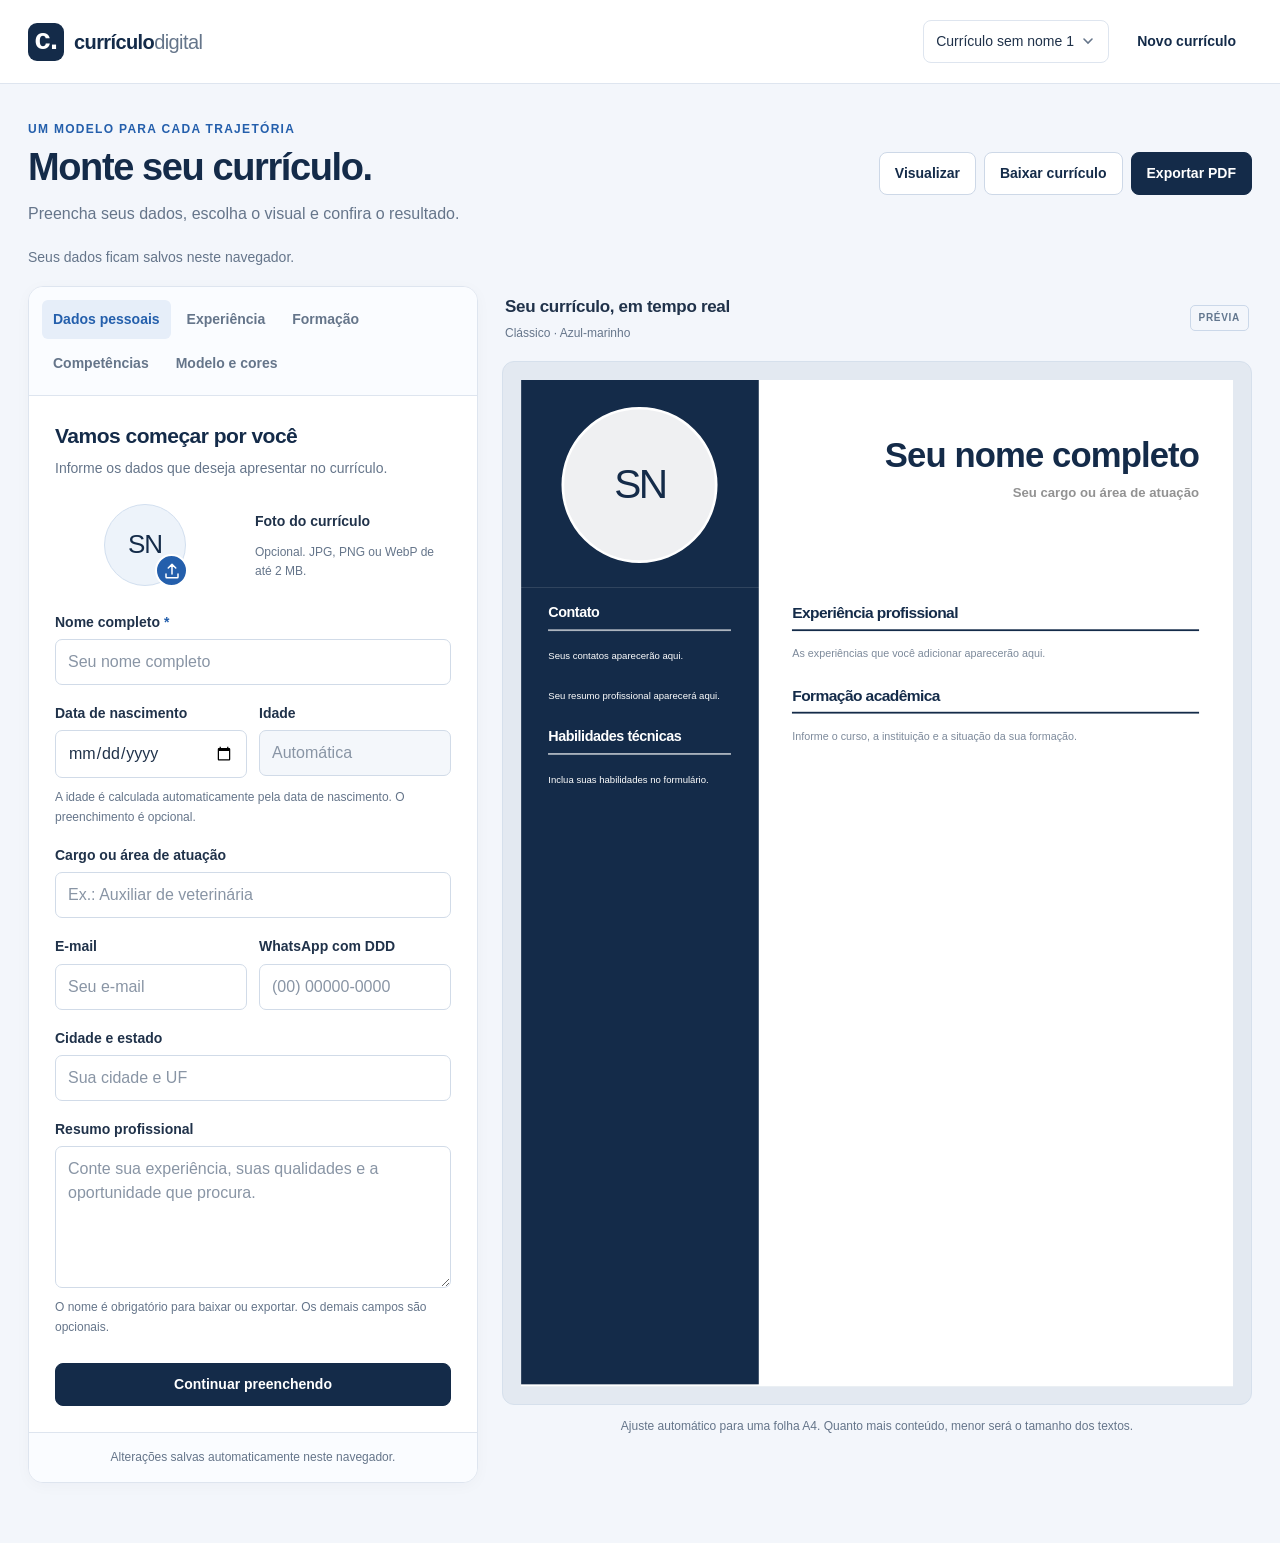
<file: index.html>
<!DOCTYPE html>
<html lang="pt-BR">
<head>
  <meta charset="UTF-8">
  <meta name="viewport" content="width=device-width, initial-scale=1.0">
  <meta name="description" content="Crie seu currículo: preencha seus dados, escolha entre modelos e cores e exporte a versão atualizada para PDF.">
  <meta name="theme-color" content="#142b49">
  <title>Criador de currículos</title>
  <link rel="stylesheet" href="assets/css/criador.css">
  <script src="assets/js/estilos-exportacao.js" defer></script>
  <script src="assets/js/modelos.js" defer></script>
  <script src="assets/js/criador.js" defer></script>
</head>
<body>
  <a class="skip-link" href="#editor-form">Pular para o formulário</a>
  <header class="app-header">
    <a href="#" class="app-brand" aria-label="Criador de currículos"><span class="brand-mark" aria-hidden="true">c.</span><span>currículo<span class="brand-light">digital</span></span></a>
    <div class="document-picker"><label class="sr-only" for="resume-picker">Currículo salvo neste navegador</label><select id="resume-picker"></select><button type="button" class="button button-quiet" data-app-action="new">Novo currículo</button></div>
  </header>
  <main class="app-main">
    <section class="workspace-heading" aria-labelledby="app-title">
      <div><p class="eyebrow">UM MODELO PARA CADA TRAJETÓRIA</p><h1 id="app-title">Monte seu currículo.</h1><p class="intro">Preencha seus dados, escolha o visual e confira o resultado.</p></div>
      <div class="main-actions"><button class="button" type="button" data-app-action="view">Visualizar</button><button class="button" type="button" data-app-action="download">Baixar currículo</button><button class="button button-primary" type="button" data-app-action="pdf">Exportar PDF</button></div>
    </section>
    <p id="app-status" class="app-status" role="status" aria-live="polite">Seus dados ficam salvos neste navegador.</p>
    <div class="workspace">
      <section class="editor-panel" aria-label="Preencher e personalizar currículo">
        <nav class="editor-tabs" role="tablist" aria-label="Etapas do currículo">
          <button type="button" role="tab" aria-selected="true" aria-controls="panel-personal" data-step="personal">Dados pessoais</button>
          <button type="button" role="tab" aria-selected="false" aria-controls="panel-experience" data-step="experience" tabindex="-1">Experiência</button>
          <button type="button" role="tab" aria-selected="false" aria-controls="panel-education" data-step="education" tabindex="-1">Formação</button>
          <button type="button" role="tab" aria-selected="false" aria-controls="panel-skills" data-step="skills" tabindex="-1">Competências</button>
          <button type="button" role="tab" aria-selected="false" aria-controls="panel-design" data-step="design" tabindex="-1">Modelo e cores</button>
        </nav>
        <form id="editor-form" novalidate>
          <section id="panel-personal" class="form-panel" role="tabpanel" aria-labelledby="personal-title">
            <div class="panel-heading"><h2 id="personal-title">Vamos começar por você</h2><p>Informe os dados que deseja apresentar no currículo.</p></div>
            <div class="personal-photo">
              <div class="photo-manager"><div class="photo-slot"><img id="personal-photo-image" alt="Sua foto de perfil" hidden><span id="personal-photo-initials" aria-hidden="true">SN</span><button type="button" class="photo-upload" data-app-action="upload-photo" aria-label="Enviar foto de perfil" title="Enviar foto de perfil"><svg viewBox="0 0 24 24" fill="none" stroke="currentColor" stroke-width="2" stroke-linecap="round" stroke-linejoin="round" aria-hidden="true"><path d="M12 16V3M7 8l5-5 5 5M4 16v4a1 1 0 0 0 1 1h14a1 1 0 0 0 1-1v-4"/></svg></button></div><div class="photo-actions" id="personal-photo-actions" hidden><button class="text-button" type="button" data-app-action="upload-photo">Alterar foto</button><button class="text-button text-button-danger" type="button" data-app-action="remove-photo">Remover foto</button></div></div>
              <div><strong>Foto do currículo</strong><p class="field-hint">Opcional. JPG, PNG ou WebP de até 2 MB.</p></div>
              <input type="file" id="photo-file" accept="image/jpeg,image/png,image/webp" hidden>
            </div>
            <label class="field">Nome completo <span class="required">*</span><input id="full-name" name="name" data-bind="personal.name" autocomplete="name" placeholder="Seu nome completo" maxlength="120" required></label>
            <div class="field-row"><label class="field">Data de nascimento<input id="personal-birth-date" type="date" data-bind="personal.birthDate" autocomplete="bday" aria-describedby="age-hint"></label><label class="field">Idade<input id="personal-age" type="number" min="0" readonly placeholder="Automática" aria-describedby="age-hint"></label></div>
            <p id="age-hint" class="field-hint">A idade é calculada automaticamente pela data de nascimento. O preenchimento é opcional.</p>
            <label class="field">Cargo ou área de atuação<input data-bind="personal.role" autocomplete="organization-title" placeholder="Ex.: Auxiliar de veterinária" maxlength="150"></label>
            <div class="field-row"><label class="field">E-mail<input id="personal-email" type="email" data-bind="personal.email" autocomplete="email" placeholder="Seu e-mail" maxlength="160"></label><label class="field">WhatsApp com DDD<input id="personal-phone" type="tel" data-bind="personal.phone" autocomplete="tel" placeholder="(00) 00000-0000" maxlength="30"></label></div>
            <label class="field">Cidade e estado<input data-bind="personal.city" autocomplete="address-level2" placeholder="Sua cidade e UF" maxlength="120"></label>
            <label class="field">Resumo profissional<textarea data-bind="personal.summary" rows="5" placeholder="Conte sua experiência, suas qualidades e a oportunidade que procura." maxlength="5000"></textarea></label>
            <p class="field-hint">O nome é obrigatório para baixar ou exportar. Os demais campos são opcionais.</p>
            <button class="button button-primary button-next" type="button" data-go-step="experience">Continuar preenchendo</button>
          </section>
          <section id="panel-experience" class="form-panel" role="tabpanel" aria-labelledby="experience-title" hidden>
            <div class="panel-heading"><h2 id="experience-title">Experiência profissional</h2><p>Adicione empregos, estágios ou outras experiências relevantes.</p></div>
            <div id="experience-list" class="entry-list"></div>
            <button class="button button-add" type="button" data-add="experience">Adicionar experiência</button>
            <button class="button button-primary button-next" type="button" data-go-step="education">Continuar para formação</button>
          </section>
          <section id="panel-education" class="form-panel" role="tabpanel" aria-labelledby="education-title" hidden>
            <div class="panel-heading"><h2 id="education-title">Formação e cursos</h2><p>Inclua sua instituição de ensino e a situação de cada curso.</p></div>
            <h3 class="form-subtitle">Formação acadêmica</h3><div id="education-list" class="entry-list"></div><button class="button button-add" type="button" data-add="education">Adicionar formação</button>
            <h3 class="form-subtitle separated">Cursos complementares</h3><div id="courses-list" class="entry-list"></div><button class="button button-add" type="button" data-add="courses">Adicionar curso</button>
            <button class="button button-primary button-next" type="button" data-go-step="skills">Continuar para competências</button>
          </section>
          <section id="panel-skills" class="form-panel" role="tabpanel" aria-labelledby="skills-title" hidden>
            <div class="panel-heading"><h2 id="skills-title">Suas competências</h2><p>Mostre o que sabe fazer e como costuma trabalhar.</p></div>
            <h3 class="form-subtitle">Habilidades técnicas</h3><div id="technical-list" class="entry-list"></div><button class="button button-add" type="button" data-add="technical">Adicionar habilidade</button>
            <label class="field separated">Habilidades pessoais<textarea id="personal-skills" data-bind="personalSkillsText" rows="4" placeholder="Uma habilidade por linha.&#10;Organização&#10;Comunicação&#10;Trabalho em equipe" maxlength="3000"></textarea></label>
            <h3 class="form-subtitle separated">Idiomas</h3><div id="languages-list" class="entry-list"></div><button class="button button-add" type="button" data-add="languages">Adicionar idioma</button>
            <button class="button button-primary button-next" type="button" data-go-step="design">Escolher modelo e cores</button>
          </section>
          <section id="panel-design" class="form-panel" role="tabpanel" aria-labelledby="design-title" hidden>
            <div class="panel-heading"><h2 id="design-title">Escolha seu visual</h2><p>Os dados são os mesmos em todos os modelos. Mude o estilo quando quiser.</p></div>
            <div id="template-options" class="template-options" aria-label="Modelos de currículo"></div>
            <h3 class="form-subtitle separated">Cor do currículo</h3><div id="color-options" class="color-options" aria-label="Cores do currículo"></div>
            <label class="custom-color" for="custom-color"><span>Escolher outra cor</span><input type="color" id="custom-color" value="#142b49"></label>
            <button class="button button-primary button-next" type="button" data-app-action="view">Visualizar meu currículo</button>
          </section>
        </form>
        <div class="editor-footer">Alterações salvas automaticamente neste navegador.</div>
      </section>
      <section class="preview-panel" aria-labelledby="preview-title"><div class="preview-heading"><div><h2 id="preview-title">Seu currículo, em tempo real</h2><p id="preview-caption">Clássico · Azul-marinho</p></div><span class="preview-badge">PRÉVIA</span></div><div class="preview-stage"><div class="preview-canvas"><iframe id="resume-preview" title="Prévia do currículo" sandbox="allow-same-origin allow-modals"></iframe></div></div><p class="preview-note">Ajuste automático para uma folha A4. Quanto mais conteúdo, menor será o tamanho dos textos.</p></section>
    </div>
  </main>
  <dialog id="preview-dialog"><div class="dialog-header"><h2>Visualização do currículo</h2><div><button class="button button-primary" type="button" data-app-action="pdf">Exportar PDF</button><button class="button" type="button" data-app-action="close-preview">Voltar à edição</button></div></div><div class="preview-stage modal-stage"><div class="preview-canvas"><iframe id="full-preview" title="Currículo em visualização ampliada" sandbox="allow-same-origin allow-modals"></iframe></div></div></dialog>
  <noscript><p class="noscript">Ative o JavaScript no navegador para preencher e personalizar o currículo.</p></noscript>
</body>
</html>
</file>
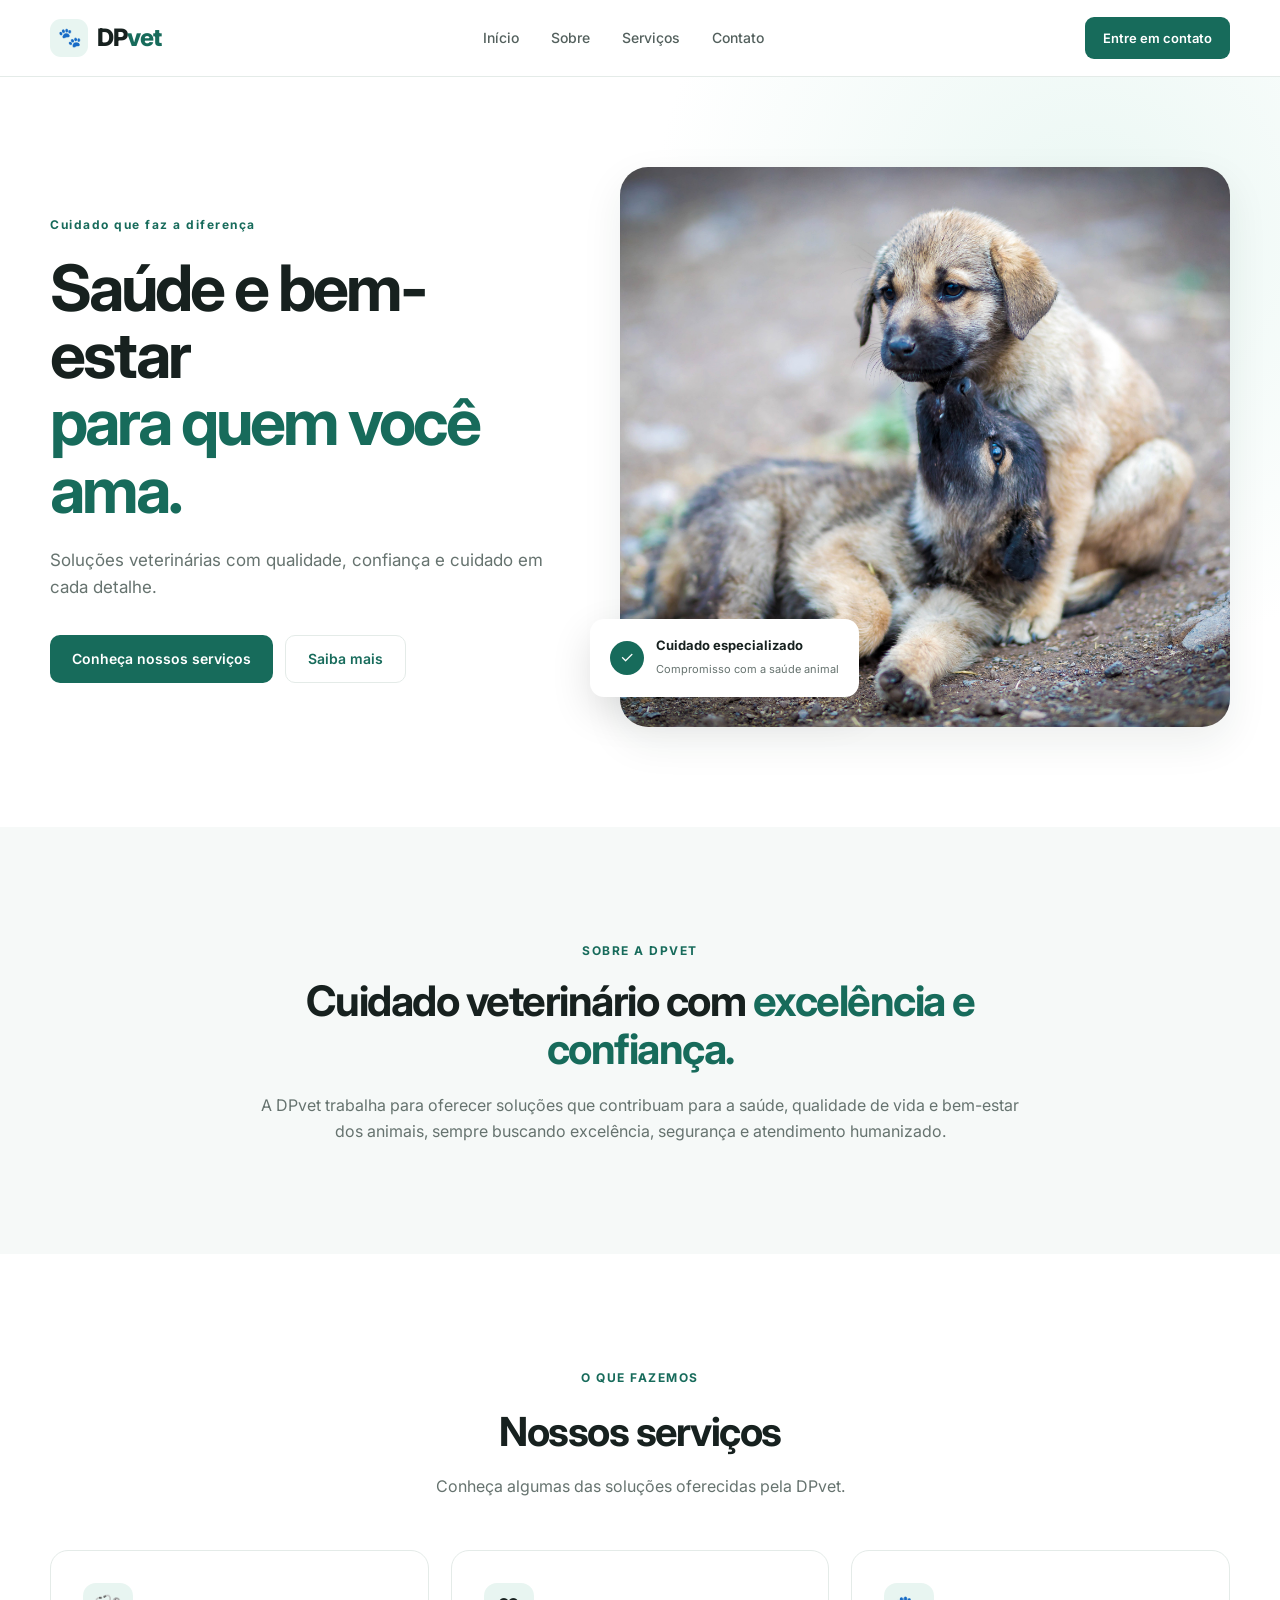
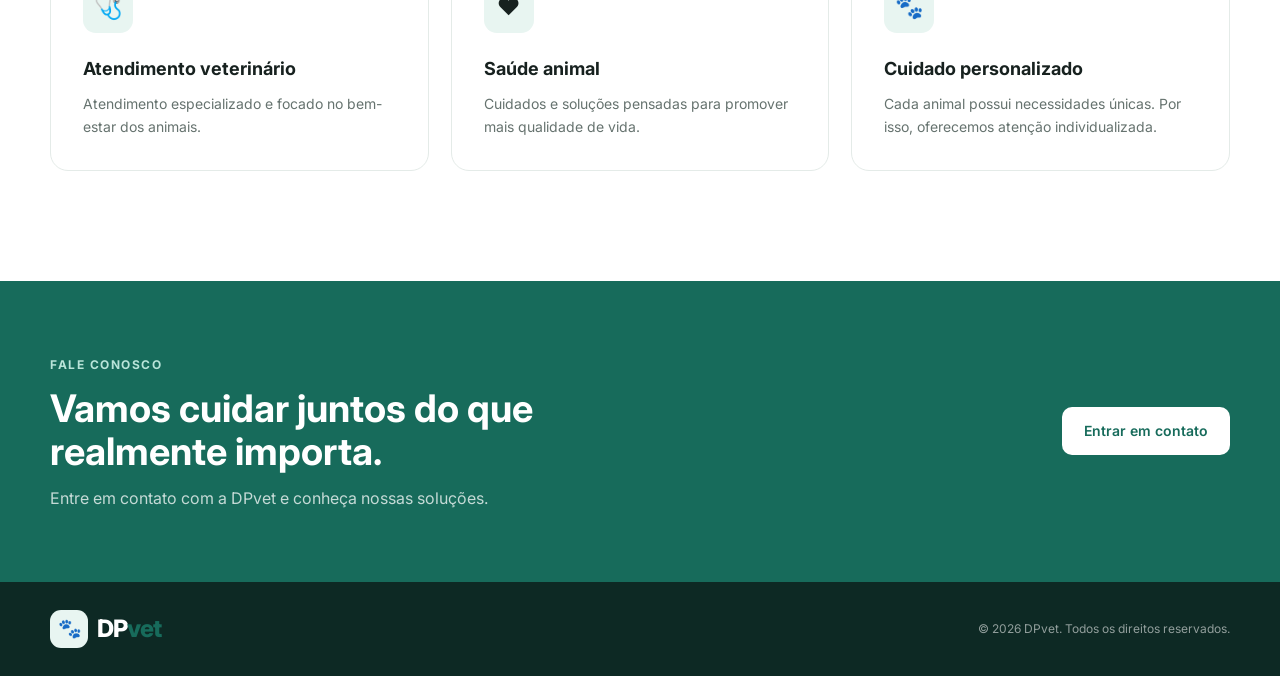
<file: DPvet/index.html>
<!doctype html>
<html lang="pt-BR">
<head>
    <meta charset="utf-8">
    <meta name="viewport" content="width=device-width, initial-scale=1">

    <title>DPvet</title>

    <link rel="preconnect" href="https://fonts.googleapis.com">
    <link rel="preconnect" href="https://fonts.gstatic.com" crossorigin>

    <link href="https://fonts.googleapis.com/css2?family=Inter:wght@400;500;600;700;800&display=swap" rel="stylesheet">

    <link rel="stylesheet" href="css/style.css">
</head>

<body>

    <!-- HEADER -->
    <header class="header">
        <div class="container header-content">

            <a href="#" class="logo">
                <span class="logo-icon">🐾</span>
                <span>DP<span>vet</span></span>
            </a>

            <nav class="navigation">
                <a href="#inicio">Início</a>
                <a href="#sobre">Sobre</a>
                <a href="#servicos">Serviços</a>
                <a href="#contato">Contato</a>
            </nav>

            <a href="#contato" class="header-button">
                Entre em contato
            </a>

        </div>
    </header>


    <main>

        <!-- HERO -->
        <section class="hero" id="inicio">

            <div class="container hero-content">

                <div class="hero-text">

                    <span class="eyebrow">
                        Cuidado que faz a diferença
                    </span>

                    <h1>
                        Saúde e bem-estar
                        <strong>para quem você ama.</strong>
                    </h1>

                    <p>
                        Soluções veterinárias com qualidade, confiança
                        e cuidado em cada detalhe.
                    </p>

                    <div class="hero-actions">
                        <a href="#servicos" class="button button-primary">
                            Conheça nossos serviços
                        </a>

                        <a href="#sobre" class="button button-secondary">
                            Saiba mais
                        </a>
                    </div>

                </div>

                <div class="hero-image">

                    <img
                        src="img/pexels-alireza-zohoor-parvaz-38715730-7256826.jpg"
                        alt="Profissional cuidando de um animal"
                    >

                    <div class="image-card">
                        <span class="image-card-icon">✓</span>

                        <div>
                            <strong>Cuidado especializado</strong>
                            <small>Compromisso com a saúde animal</small>
                        </div>
                    </div>

                </div>

            </div>

        </section>


        <!-- SOBRE -->
        <section class="about" id="sobre">

            <div class="container about-content">

                <div class="section-label">
                    SOBRE A DPVET
                </div>

                <h2>
                    Cuidado veterinário com
                    <span>excelência e confiança.</span>
                </h2>

                <p>
                    A DPvet trabalha para oferecer soluções que contribuam
                    para a saúde, qualidade de vida e bem-estar dos animais,
                    sempre buscando excelência, segurança e atendimento
                    humanizado.
                </p>

            </div>

        </section>


        <!-- SERVIÇOS -->
        <section class="services" id="servicos">

            <div class="container">

                <div class="section-heading">

                    <span class="section-label">
                        O QUE FAZEMOS
                    </span>

                    <h2>
                        Nossos serviços
                    </h2>

                    <p>
                        Conheça algumas das soluções oferecidas pela DPvet.
                    </p>

                </div>


                <div class="services-grid">

                    <article class="service-card">

                        <div class="service-icon">
                            🩺
                        </div>

                        <h3>
                            Atendimento veterinário
                        </h3>

                        <p>
                            Atendimento especializado e focado
                            no bem-estar dos animais.
                        </p>

                    </article>


                    <article class="service-card">

                        <div class="service-icon">
                            ❤️
                        </div>

                        <h3>
                            Saúde animal
                        </h3>

                        <p>
                            Cuidados e soluções pensadas para
                            promover mais qualidade de vida.
                        </p>

                    </article>


                    <article class="service-card">

                        <div class="service-icon">
                            🐾
                        </div>

                        <h3>
                            Cuidado personalizado
                        </h3>

                        <p>
                            Cada animal possui necessidades únicas.
                            Por isso, oferecemos atenção individualizada.
                        </p>

                    </article>

                </div>

            </div>

        </section>


        <!-- CTA -->
        <section class="cta" id="contato">

            <div class="container cta-content">

                <div>
                    <span class="section-label">
                        FALE CONOSCO
                    </span>

                    <h2>
                        Vamos cuidar juntos
                        do que realmente importa.
                    </h2>

                    <p>
                        Entre em contato com a DPvet e conheça
                        nossas soluções.
                    </p>
                </div>

                <a href="mailto:contato@dpvet.com.br" class="button button-light">
                    Entrar em contato
                </a>

            </div>

        </section>

    </main>


    <!-- FOOTER -->
    <footer class="footer">

        <div class="container footer-content">

            <div class="logo footer-logo">
                <span class="logo-icon">🐾</span>
                <span>DP<span>vet</span></span>
            </div>

            <p>
                © 2026 DPvet. Todos os direitos reservados.
            </p>

        </div>

    </footer>

</body>
</html>
</file>
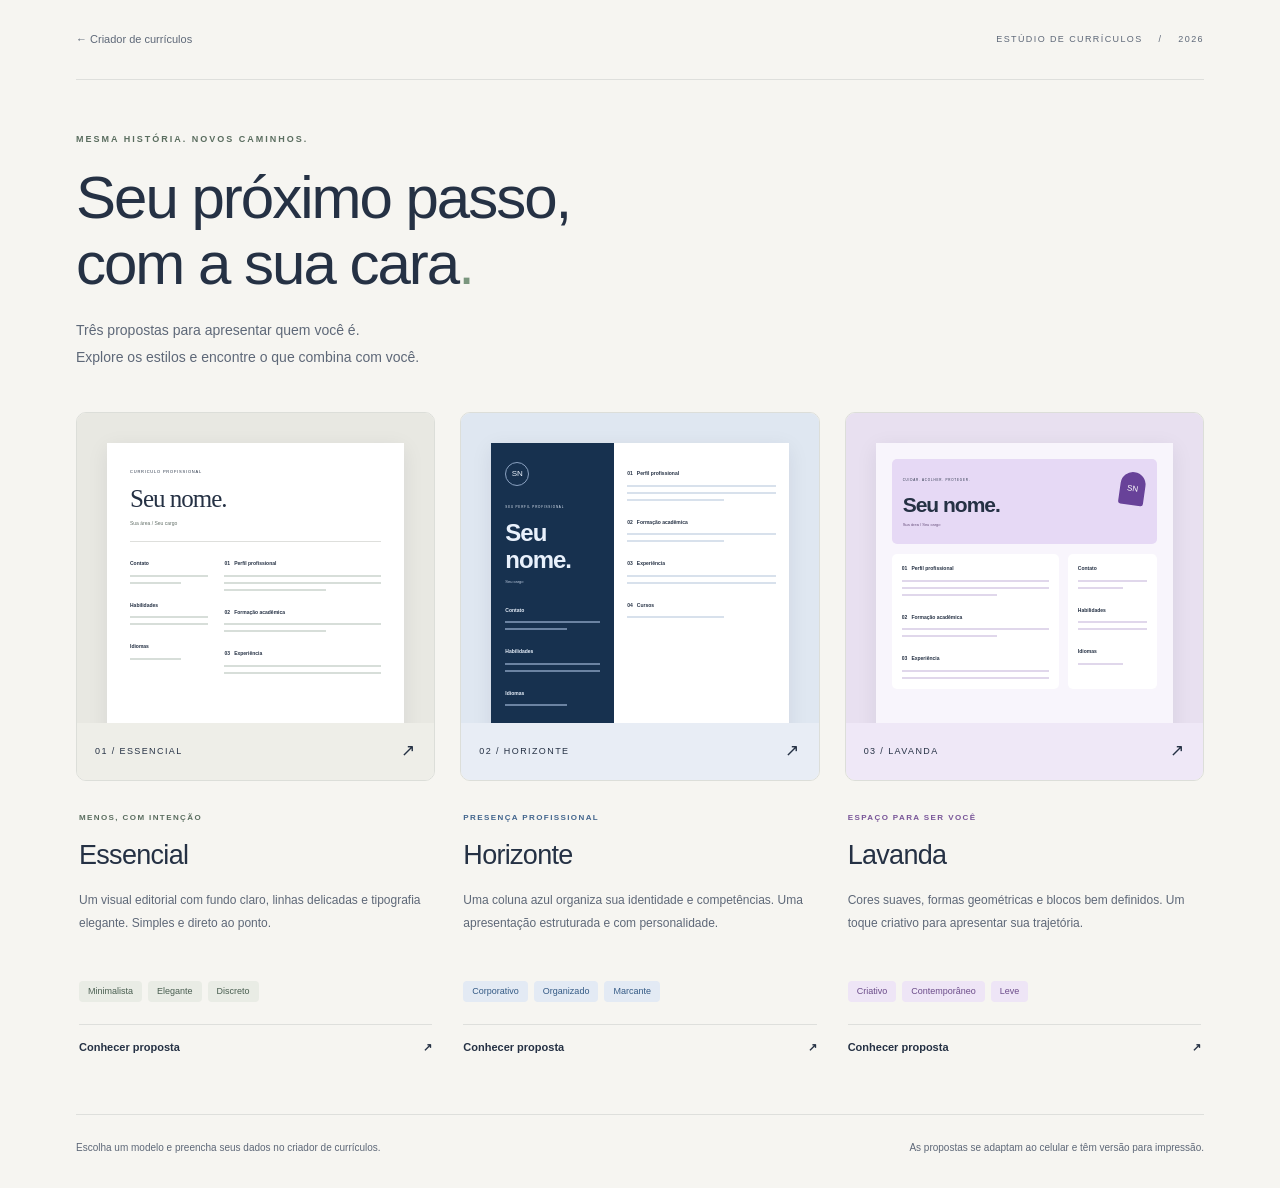
<file: propostas/index.html>
<!DOCTYPE html>
<html lang="pt-BR">
<head>
  <meta charset="UTF-8">
  <meta name="viewport" content="width=device-width, initial-scale=1.0">
  <title>Três caminhos para seu currículo</title>
  <meta name="description" content="Compare três propostas de currículo: Essencial, Horizonte e Lavanda.">
  <link rel="stylesheet" href="galeria.css">
</head>
<body>
  <div class="gallery">
    <nav class="gallery-nav" aria-label="Navegação"><a href="../index.html">← Criador de currículos</a><span>ESTÚDIO DE CURRÍCULOS <span aria-hidden="true">/</span> 2026</span></nav>
    <header>
      <p class="eyebrow">MESMA HISTÓRIA. NOVOS CAMINHOS.</p>
      <h1>Seu próximo passo,<br>com a sua cara<span>.</span></h1>
      <p class="lead">Três propostas para apresentar quem você é.<br>Explore os estilos e encontre o que combina com você.</p>
    </header>
    <main class="proposals" aria-label="Propostas de currículo">
      <article class="proposal essential">
        <!-- Miniatura decorativa desenhada apenas com HTML e CSS. -->
        <a class="preview-link" href="../index.html?modelo=essencial" aria-label="Abrir proposta Essencial">
          <div class="preview" aria-hidden="true"><div class="mini-sheet"><div class="mini-header"><small>CURRÍCULO PROFISSIONAL</small><div class="mini-name serif">Seu nome.</div><div class="mini-subtitle">Sua área / Seu cargo</div><div class="mini-rule"></div></div><div class="mini-columns"><div class="mini-aside"><b>Contato</b><i></i><i class="short"></i><b>Habilidades</b><i></i><i></i><b>Idiomas</b><i class="short"></i></div><div class="mini-main"><b>01 &nbsp; Perfil profissional</b><i></i><i></i><i class="short"></i><b>02 &nbsp; Formação acadêmica</b><i></i><i class="short"></i><b>03 &nbsp; Experiência</b><i></i><i></i></div></div></div></div>
          <span class="preview-caption">01 / ESSENCIAL <span>↗</span></span>
        </a>
        <div class="proposal-copy"><span class="style-label">MENOS, COM INTENÇÃO</span><h2>Essencial</h2><p>Um visual editorial com fundo claro, linhas delicadas e tipografia elegante. Simples e direto ao ponto.</p><ul class="features"><li>Minimalista</li><li>Elegante</li><li>Discreto</li></ul><a class="open-link" href="../index.html?modelo=essencial">Conhecer proposta <span aria-hidden="true">↗</span></a></div>
      </article>
      <article class="proposal horizon">
        <a class="preview-link" href="../index.html?modelo=horizonte" aria-label="Abrir proposta Horizonte">
          <div class="preview" aria-hidden="true"><div class="mini-sheet horizon-sheet"><div class="mini-dark"><div class="mini-circle">SN</div><small>SEU PERFIL PROFISSIONAL</small><div class="mini-name">Seu<br>nome.</div><div class="mini-subtitle">Seu cargo</div><div class="mini-aside"><b>Contato</b><i></i><i class="short"></i><b>Habilidades</b><i></i><i></i><b>Idiomas</b><i class="short"></i></div></div><div class="mini-main"><b>01 &nbsp; Perfil profissional</b><i></i><i></i><i class="short"></i><b>02 &nbsp; Formação acadêmica</b><i></i><i class="short"></i><b>03 &nbsp; Experiência</b><i></i><i></i><b>04 &nbsp; Cursos</b><i class="short"></i></div></div></div>
          <span class="preview-caption">02 / HORIZONTE <span>↗</span></span>
        </a>
        <div class="proposal-copy"><span class="style-label">PRESENÇA PROFISSIONAL</span><h2>Horizonte</h2><p>Uma coluna azul organiza sua identidade e competências. Uma apresentação estruturada e com personalidade.</p><ul class="features"><li>Corporativo</li><li>Organizado</li><li>Marcante</li></ul><a class="open-link" href="../index.html?modelo=horizonte">Conhecer proposta <span aria-hidden="true">↗</span></a></div>
      </article>
      <article class="proposal lavender">
        <a class="preview-link" href="../index.html?modelo=lavanda" aria-label="Abrir proposta Lavanda">
          <div class="preview" aria-hidden="true"><div class="mini-sheet lavender-sheet"><div class="mini-header"><small>CUIDAR. ACOLHER. PROTEGER.</small><div class="mini-name">Seu nome.</div><div class="mini-subtitle">Sua área / Seu cargo</div><div class="mini-arch">SN</div></div><div class="mini-columns"><div class="mini-main"><b>01 &nbsp; Perfil profissional</b><i></i><i></i><i class="short"></i><b>02 &nbsp; Formação acadêmica</b><i></i><i class="short"></i><b>03 &nbsp; Experiência</b><i></i><i></i></div><div class="mini-aside"><b>Contato</b><i></i><i class="short"></i><b>Habilidades</b><i></i><i></i><b>Idiomas</b><i class="short"></i></div></div></div></div>
          <span class="preview-caption">03 / LAVANDA <span>↗</span></span>
        </a>
        <div class="proposal-copy"><span class="style-label">ESPAÇO PARA SER VOCÊ</span><h2>Lavanda</h2><p>Cores suaves, formas geométricas e blocos bem definidos. Um toque criativo para apresentar sua trajetória.</p><ul class="features"><li>Criativo</li><li>Contemporâneo</li><li>Leve</li></ul><a class="open-link" href="../index.html?modelo=lavanda">Conhecer proposta <span aria-hidden="true">↗</span></a></div>
      </article>
    </main>
    <footer><p>Escolha um modelo e preencha seus dados no criador de currículos.</p><p>As propostas se adaptam ao celular e têm versão para impressão.</p></footer>
  </div>
</body>
</html>
</file>
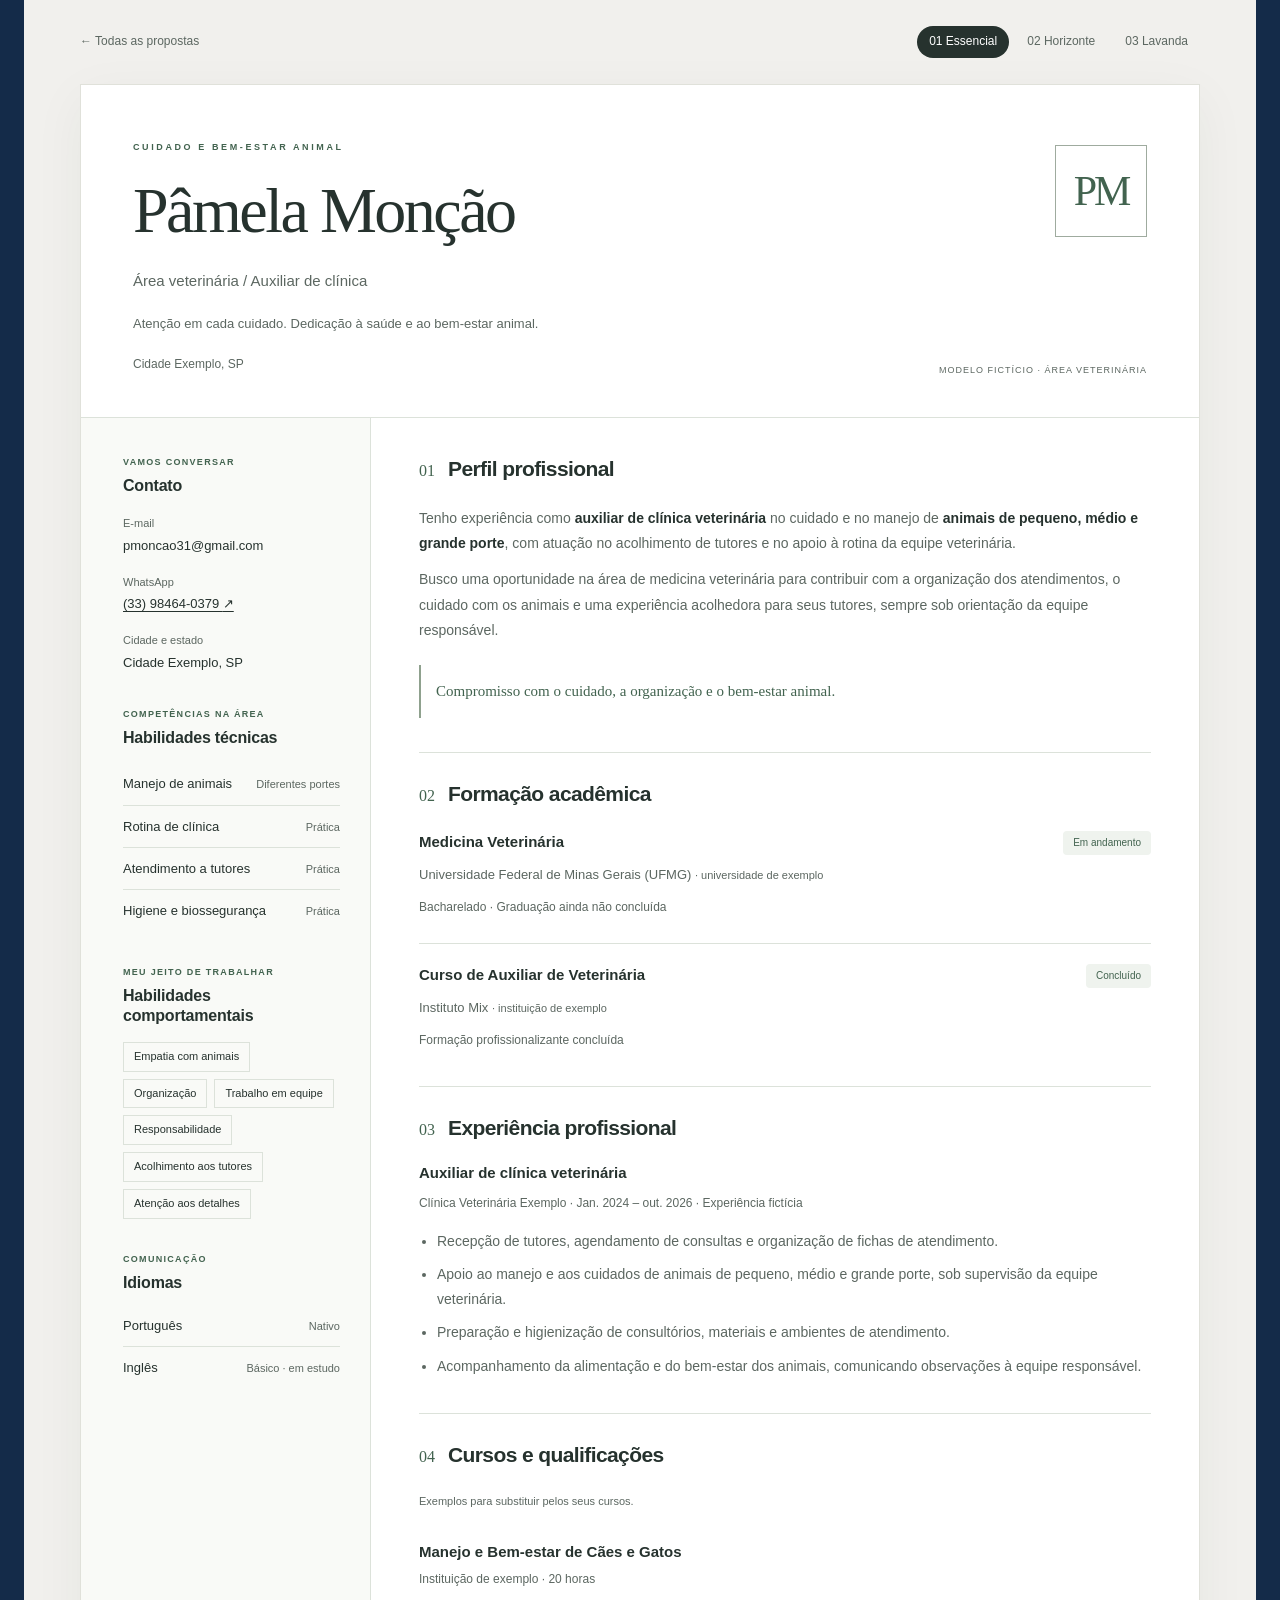
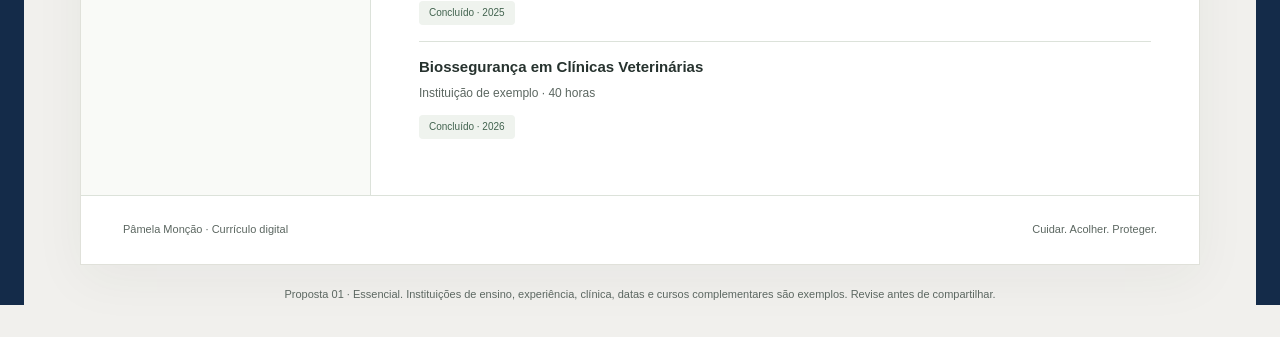
<file: propostas/01-essencial/index.html>
<!DOCTYPE html>
<html lang="pt-BR">
<head>
  <meta charset="UTF-8">
  <meta name="viewport" content="width=device-width, initial-scale=1.0">
  <!-- PREENCHA: mantenha o título e a descrição atualizados ao editar seu nome. -->
  <title>Pâmela Monção | Essencial</title>
  <meta name="description" content="Proposta Essencial de currículo de Pâmela Monção com exemplo fictício de experiência na área veterinária.">
  <link rel="stylesheet" href="style.css">
  <link rel="stylesheet" href="../../assets/css/editor.css">
</head>
<body>
  <a class="skip-link" href="#conteudo">Pular para o conteúdo</a>

  <section class="resume-editor" data-editor-ui hidden aria-label="Ferramentas da sua cópia local">
    <div class="resume-editor-copy">
      <strong>Seu currículo, do seu jeito</strong>
      <p data-editor-help>As alterações ficam neste navegador. Baixe uma cópia sem o editor para compartilhar.</p>
      <p class="resume-editor-status" role="status" aria-live="polite"></p>
    </div>
    <div class="resume-editor-actions">
      <button type="button" class="resume-editor-primary" data-action="edit">Editar currículo</button>
      <button type="button" class="resume-editor-primary" data-action="save" hidden>Salvar alterações</button>
      <button type="button" data-action="cancel" hidden>Cancelar</button>
      <button type="button" data-action="pdf" title="Abrir a prévia do navegador e salvar como PDF">Visualizar em PDF</button>
      <button type="button" data-action="download">Baixar cópia para compartilhar</button>
    </div>
  </section>

  <!-- Navegação local: compare as propostas sem modificar o currículo original. -->
  <div class="proposal-bar">
    <a href="../index.html">← Todas as propostas</a>
    <nav class="proposal-links" aria-label="Escolher proposta"><a href="../01-essencial/index.html" aria-current="page">01 Essencial</a>
<a href="../02-horizonte/index.html">02 Horizonte</a>
<a href="../03-lavanda/index.html">03 Lavanda</a></nav>
  </div>
  <div class="resume">
    <!-- IDENTIFICAÇÃO. PREENCHA: nome, iniciais, apresentação e cidade/estado.
         O preenchimento do currículo original foi preservado nesta cópia.
         Revise os campos de exemplo antes de compartilhar. -->
    <header class="identity" id="inicio">
      <div class="monogram" aria-hidden="true">PM</div>
      <p class="eyebrow">Cuidado e bem-estar animal</p>
      <h1>Pâmela Monção</h1>
      <p class="role">Área veterinária <span aria-hidden="true">/</span> Auxiliar de clínica</p>
      <p class="intro">Atenção em cada cuidado. Dedicação à saúde e ao bem-estar animal.</p>
      <p class="location">Cidade Exemplo, SP</p>
      <span class="draft">MODELO FICTÍCIO · ÁREA VETERINÁRIA</span>
    </header>
    <aside class="sidebar" aria-label="Contato e competências">
      <!-- CONTATO. PREENCHA: mantenha apenas contatos com autorização para
           divulgação. O WhatsApp abre uma conversa, sem enviar mensagens automaticamente.
           Nunca inclua CPF, endereço completo, senhas ou credenciais. -->
      <section id="contato" aria-labelledby="titulo-contato">
        <p class="kicker">Vamos conversar</p>
        <h2 id="titulo-contato">Contato</h2>
        <ul class="contacts">
            <li><div><span class="label">E-mail</span><span class="value">pmoncao31@gmail.com</span></div></li>
            <li><div><span class="label">WhatsApp</span><a class="value whatsapp-link" href="https://wa.me/5533984640379" target="_blank" rel="noopener noreferrer" aria-label="Conversar com Pâmela Monção pelo WhatsApp (abre em nova aba)">(33) 98464-0379 <span aria-hidden="true">↗</span></a></div></li>
            <li><div><span class="label">Cidade e estado</span><span class="value">Cidade Exemplo, SP</span></div></li>
          </ul>
      </section>
      <!-- PREENCHA: informe apenas conhecimentos e níveis que você possui. -->
      <section id="habilidades" aria-labelledby="titulo-tecnicas">
        <p class="kicker">Competências na área</p>
        <h2 id="titulo-tecnicas">Habilidades técnicas</h2>
        <ul class="skills">
            <li><span>Manejo de animais</span><span class="level">Diferentes portes</span></li>
            <li><span>Rotina de clínica</span><span class="level">Prática</span></li>
            <li><span>Atendimento a tutores</span><span class="level">Prática</span></li>
            <li><span>Higiene e biossegurança</span><span class="level">Prática</span></li>
          </ul>
      </section>
      <!-- PREENCHA: personalize as habilidades comportamentais nesta lista. -->
      <section aria-labelledby="titulo-pessoais">
        <p class="kicker">Meu jeito de trabalhar</p>
        <h2 id="titulo-pessoais">Habilidades comportamentais</h2>
        <ul class="tags">
            <li>Empatia com animais</li><li>Organização</li><li>Trabalho em equipe</li><li>Responsabilidade</li><li>Acolhimento aos tutores</li><li>Atenção aos detalhes</li>
          </ul>
      </section>
      <!-- PREENCHA: atualize os idiomas e seus níveis reais. -->
      <section aria-labelledby="titulo-idiomas">
        <p class="kicker">Comunicação</p>
        <h2 id="titulo-idiomas">Idiomas</h2>
        <ul class="languages">
            <li><span>Português</span><span class="level">Nativo</span></li>
            <li><span>Inglês</span><span class="level">Básico · em estudo</span></li>
          </ul>
      </section>
    </aside>
    <main class="trajectory" id="conteudo">
      <!-- OBJETIVO. PREENCHA: descreva a oportunidade que procura. -->
      <section id="sobre" aria-labelledby="titulo-objetivo">
        <div class="heading"><span class="number" aria-hidden="true">01</span><h2 id="titulo-objetivo">Perfil profissional</h2></div>
        <p>Tenho experiência como <strong>auxiliar de clínica veterinária</strong> no cuidado e no manejo de <strong>animais de pequeno, médio e grande porte</strong>, com atuação no acolhimento de tutores e no apoio à rotina da equipe veterinária.</p>
<p>Busco uma oportunidade na área de medicina veterinária para contribuir com a organização dos atendimentos, o cuidado com os animais e uma experiência acolhedora para seus tutores, sempre sob orientação da equipe responsável.</p>
        <div class="statement">Compromisso com o cuidado, a organização e o bem-estar animal.</div>
      </section>
      <!-- FORMAÇÃO. PREENCHA: a UFMG é uma universidade de exemplo.
           Substitua as instituições de exemplo pela sua universidade e pela escola do curso de auxiliar. -->
      <section id="formacao" aria-labelledby="titulo-formacao">
        <div class="heading"><span class="number" aria-hidden="true">02</span><h2 id="titulo-formacao">Formação acadêmica</h2></div>
        <article class="education">
            <div class="entry-title"><h3>Medicina Veterinária</h3><span class="badge">Em andamento</span></div>
            <p class="institution">Universidade Federal de Minas Gerais (UFMG) <span class="example-inline">· universidade de exemplo</span></p>
            <p class="details">Bacharelado <span aria-hidden="true">·</span> Graduação ainda não concluída</p>
          </article>
          <article class="education">
            <div class="entry-title"><h3>Curso de Auxiliar de Veterinária</h3><span class="badge">Concluído</span></div>
            <p class="institution">Instituto Mix <span class="example-inline">· instituição de exemplo</span></p>
            <p class="details">Formação profissionalizante concluída</p>
          </article>
      </section>
      <!-- EXPERIÊNCIA. PREENCHA: cargo, clínica, datas e atividades são
           exemplos fictícios. Substitua pelas experiências que realmente teve. -->
      <section aria-labelledby="titulo-experiencia">
        <div class="heading"><span class="number" aria-hidden="true">03</span><h2 id="titulo-experiencia">Experiência profissional</h2></div>
        <article class="experience">
            
            <div>
              <h3>Auxiliar de clínica veterinária</h3>
              <p class="experience-meta">Clínica Veterinária Exemplo <span aria-hidden="true">·</span> Jan. 2024 – out. 2026 <span aria-hidden="true">·</span> Experiência fictícia</p>
              <ul class="experience-tasks">
                <li>Recepção de tutores, agendamento de consultas e organização de fichas de atendimento.</li>
                <li>Apoio ao manejo e aos cuidados de animais de pequeno, médio e grande porte, sob supervisão da equipe veterinária.</li>
                <li>Preparação e higienização de consultórios, materiais e ambientes de atendimento.</li>
                <li>Acompanhamento da alimentação e do bem-estar dos animais, comunicando observações à equipe responsável.</li>
              </ul>
            </div>
          </article>
      </section>
      <!-- CURSOS. PREENCHA: os cursos herdados do modelo são exemplos.
           Substitua-os por cursos reais, com instituição, carga horária e situação. -->
      <section aria-labelledby="titulo-cursos">
        <div class="heading"><span class="number" aria-hidden="true">04</span><h2 id="titulo-cursos">Cursos e qualificações</h2></div>
        <p class="example-note">Exemplos para substituir pelos seus cursos.</p>
        <article class="course">
            
            <div class="course-info"><h3>Manejo e Bem-estar de Cães e Gatos</h3><p>Instituição de exemplo <span aria-hidden="true">·</span> 20 horas</p><span class="badge">Concluído · 2025</span></div>
          </article>
<article class="course">
            
            <div class="course-info"><h3>Biossegurança em Clínicas Veterinárias</h3><p>Instituição de exemplo <span aria-hidden="true">·</span> 40 horas</p><span class="badge">Concluído · 2026</span></div>
          </article>
      </section>
    </main>
    <!-- PREENCHA: atualize o nome no rodapé se alterar o cabeçalho. -->
    <footer class="resume-footer"><span>Pâmela Monção · Currículo digital</span><span>Cuidar. Acolher. Proteger.</span></footer>
  </div>
  <p class="review-note">Proposta 01 · Essencial. Instituições de ensino, experiência, clínica, datas e cursos complementares são exemplos. Revise antes de compartilhar.</p>
  <script src="../../assets/js/estilos-exportacao.js" defer></script>
  <script src="../../assets/js/editor.js" data-resume-editor data-variant="essencial" defer></script>
</body>
</html>
</file>
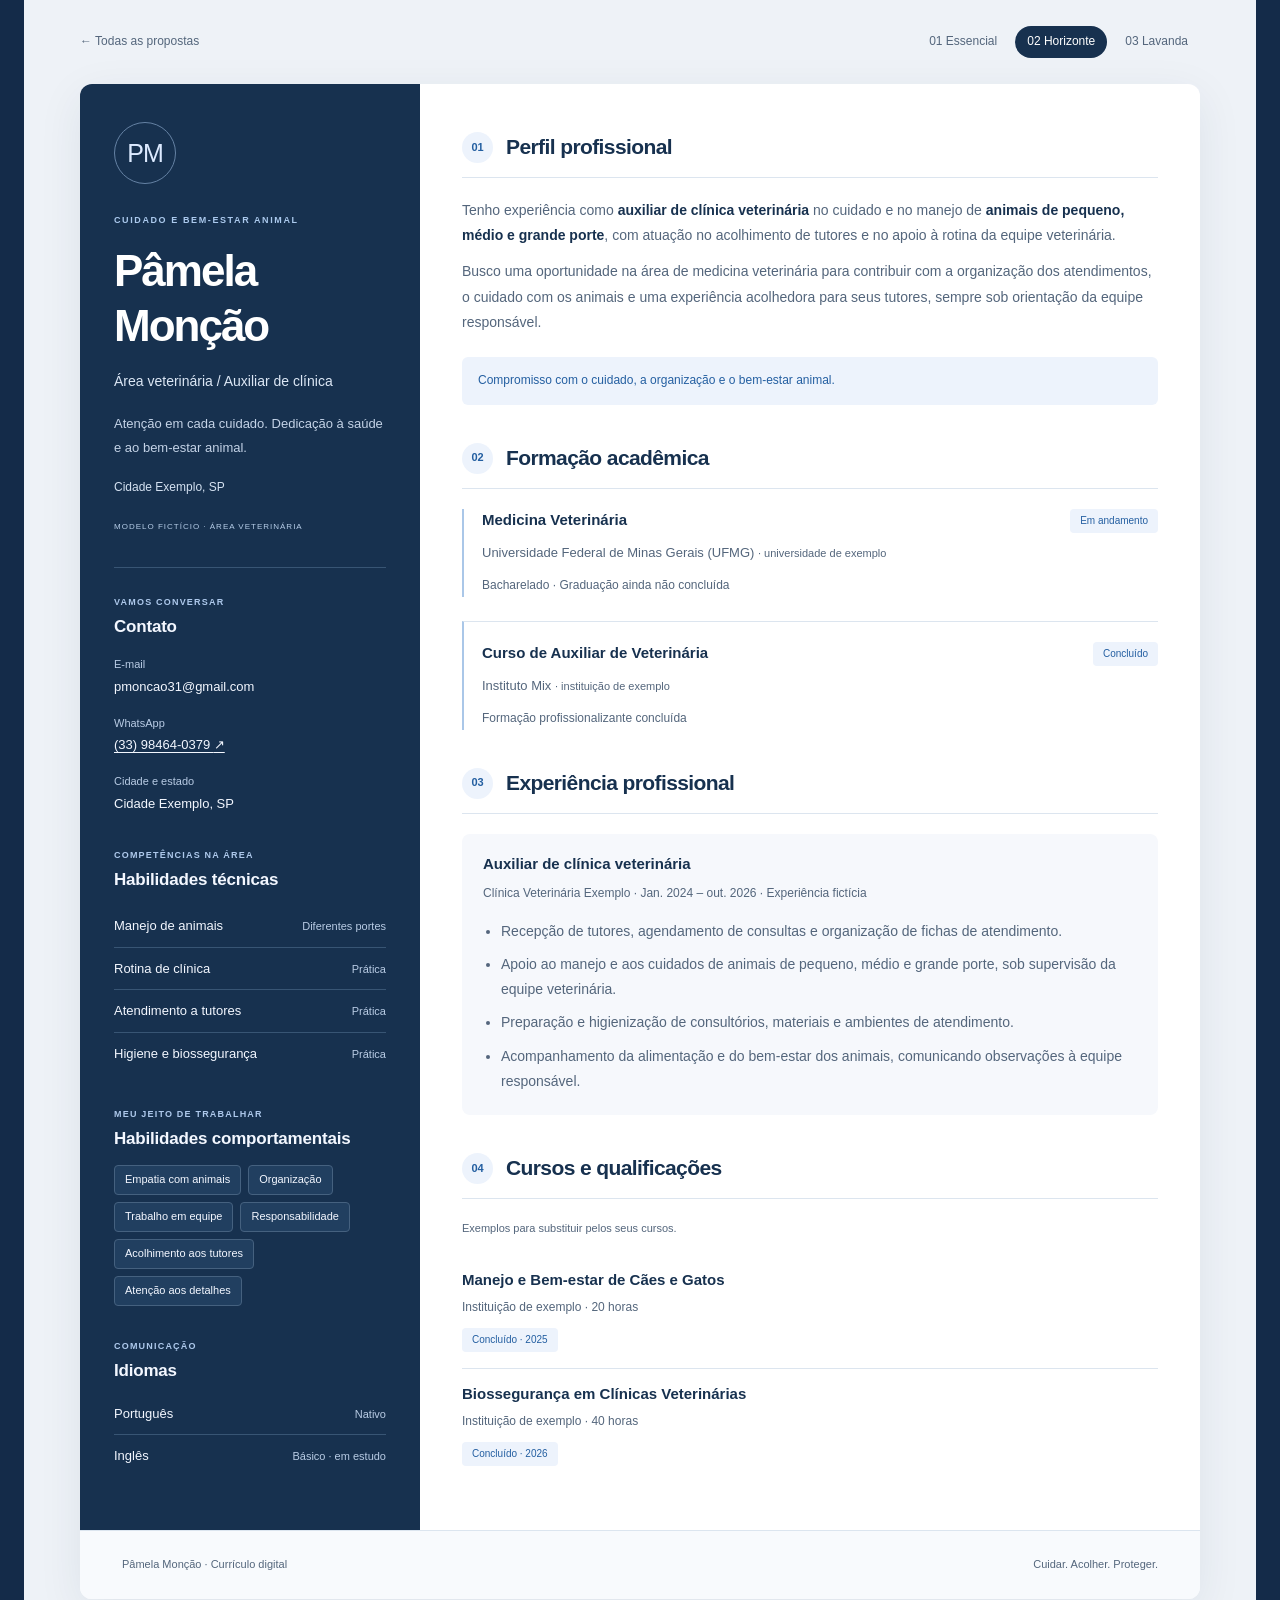
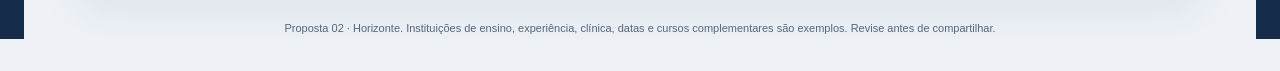
<file: propostas/02-horizonte/index.html>
<!DOCTYPE html>
<html lang="pt-BR">
<head>
  <meta charset="UTF-8">
  <meta name="viewport" content="width=device-width, initial-scale=1.0">
  <!-- PREENCHA: mantenha o título e a descrição atualizados ao editar seu nome. -->
  <title>Pâmela Monção | Horizonte</title>
  <meta name="description" content="Proposta Horizonte de currículo de Pâmela Monção com exemplo fictício de experiência na área veterinária.">
  <link rel="stylesheet" href="style.css">
  <link rel="stylesheet" href="../../assets/css/editor.css">
</head>
<body>
  <a class="skip-link" href="#conteudo">Pular para o conteúdo</a>

  <section class="resume-editor" data-editor-ui hidden aria-label="Ferramentas da sua cópia local">
    <div class="resume-editor-copy">
      <strong>Seu currículo, do seu jeito</strong>
      <p data-editor-help>As alterações ficam neste navegador. Baixe uma cópia sem o editor para compartilhar.</p>
      <p class="resume-editor-status" role="status" aria-live="polite"></p>
    </div>
    <div class="resume-editor-actions">
      <button type="button" class="resume-editor-primary" data-action="edit">Editar currículo</button>
      <button type="button" class="resume-editor-primary" data-action="save" hidden>Salvar alterações</button>
      <button type="button" data-action="cancel" hidden>Cancelar</button>
      <button type="button" data-action="pdf" title="Abrir a prévia do navegador e salvar como PDF">Visualizar em PDF</button>
      <button type="button" data-action="download">Baixar cópia para compartilhar</button>
    </div>
  </section>

  <!-- Navegação local: compare as propostas sem modificar o currículo original. -->
  <div class="proposal-bar">
    <a href="../index.html">← Todas as propostas</a>
    <nav class="proposal-links" aria-label="Escolher proposta"><a href="../01-essencial/index.html">01 Essencial</a>
<a href="../02-horizonte/index.html" aria-current="page">02 Horizonte</a>
<a href="../03-lavanda/index.html">03 Lavanda</a></nav>
  </div>
  <div class="resume">
    <!-- IDENTIFICAÇÃO. PREENCHA: nome, iniciais, apresentação e cidade/estado.
         O preenchimento do currículo original foi preservado nesta cópia.
         Revise os campos de exemplo antes de compartilhar. -->
    <header class="identity" id="inicio">
      <div class="monogram" aria-hidden="true">PM</div>
      <p class="eyebrow">Cuidado e bem-estar animal</p>
      <h1>Pâmela Monção</h1>
      <p class="role">Área veterinária <span aria-hidden="true">/</span> Auxiliar de clínica</p>
      <p class="intro">Atenção em cada cuidado. Dedicação à saúde e ao bem-estar animal.</p>
      <p class="location">Cidade Exemplo, SP</p>
      <span class="draft">MODELO FICTÍCIO · ÁREA VETERINÁRIA</span>
    </header>
    <aside class="sidebar" aria-label="Contato e competências">
      <!-- CONTATO. PREENCHA: mantenha apenas contatos com autorização para
           divulgação. O WhatsApp abre uma conversa, sem enviar mensagens automaticamente.
           Nunca inclua CPF, endereço completo, senhas ou credenciais. -->
      <section id="contato" aria-labelledby="titulo-contato">
        <p class="kicker">Vamos conversar</p>
        <h2 id="titulo-contato">Contato</h2>
        <ul class="contacts">
            <li><div><span class="label">E-mail</span><span class="value">pmoncao31@gmail.com</span></div></li>
            <li><div><span class="label">WhatsApp</span><a class="value whatsapp-link" href="https://wa.me/5533984640379" target="_blank" rel="noopener noreferrer" aria-label="Conversar com Pâmela Monção pelo WhatsApp (abre em nova aba)">(33) 98464-0379 <span aria-hidden="true">↗</span></a></div></li>
            <li><div><span class="label">Cidade e estado</span><span class="value">Cidade Exemplo, SP</span></div></li>
          </ul>
      </section>
      <!-- PREENCHA: informe apenas conhecimentos e níveis que você possui. -->
      <section id="habilidades" aria-labelledby="titulo-tecnicas">
        <p class="kicker">Competências na área</p>
        <h2 id="titulo-tecnicas">Habilidades técnicas</h2>
        <ul class="skills">
            <li><span>Manejo de animais</span><span class="level">Diferentes portes</span></li>
            <li><span>Rotina de clínica</span><span class="level">Prática</span></li>
            <li><span>Atendimento a tutores</span><span class="level">Prática</span></li>
            <li><span>Higiene e biossegurança</span><span class="level">Prática</span></li>
          </ul>
      </section>
      <!-- PREENCHA: personalize as habilidades comportamentais nesta lista. -->
      <section aria-labelledby="titulo-pessoais">
        <p class="kicker">Meu jeito de trabalhar</p>
        <h2 id="titulo-pessoais">Habilidades comportamentais</h2>
        <ul class="tags">
            <li>Empatia com animais</li><li>Organização</li><li>Trabalho em equipe</li><li>Responsabilidade</li><li>Acolhimento aos tutores</li><li>Atenção aos detalhes</li>
          </ul>
      </section>
      <!-- PREENCHA: atualize os idiomas e seus níveis reais. -->
      <section aria-labelledby="titulo-idiomas">
        <p class="kicker">Comunicação</p>
        <h2 id="titulo-idiomas">Idiomas</h2>
        <ul class="languages">
            <li><span>Português</span><span class="level">Nativo</span></li>
            <li><span>Inglês</span><span class="level">Básico · em estudo</span></li>
          </ul>
      </section>
    </aside>
    <main class="trajectory" id="conteudo">
      <!-- OBJETIVO. PREENCHA: descreva a oportunidade que procura. -->
      <section id="sobre" aria-labelledby="titulo-objetivo">
        <div class="heading"><span class="number" aria-hidden="true">01</span><h2 id="titulo-objetivo">Perfil profissional</h2></div>
        <p>Tenho experiência como <strong>auxiliar de clínica veterinária</strong> no cuidado e no manejo de <strong>animais de pequeno, médio e grande porte</strong>, com atuação no acolhimento de tutores e no apoio à rotina da equipe veterinária.</p>
<p>Busco uma oportunidade na área de medicina veterinária para contribuir com a organização dos atendimentos, o cuidado com os animais e uma experiência acolhedora para seus tutores, sempre sob orientação da equipe responsável.</p>
        <div class="statement">Compromisso com o cuidado, a organização e o bem-estar animal.</div>
      </section>
      <!-- FORMAÇÃO. PREENCHA: a UFMG é uma universidade de exemplo.
           Substitua as instituições de exemplo pela sua universidade e pela escola do curso de auxiliar. -->
      <section id="formacao" aria-labelledby="titulo-formacao">
        <div class="heading"><span class="number" aria-hidden="true">02</span><h2 id="titulo-formacao">Formação acadêmica</h2></div>
        <article class="education">
            <div class="entry-title"><h3>Medicina Veterinária</h3><span class="badge">Em andamento</span></div>
            <p class="institution">Universidade Federal de Minas Gerais (UFMG) <span class="example-inline">· universidade de exemplo</span></p>
            <p class="details">Bacharelado <span aria-hidden="true">·</span> Graduação ainda não concluída</p>
          </article>
          <article class="education">
            <div class="entry-title"><h3>Curso de Auxiliar de Veterinária</h3><span class="badge">Concluído</span></div>
            <p class="institution">Instituto Mix <span class="example-inline">· instituição de exemplo</span></p>
            <p class="details">Formação profissionalizante concluída</p>
          </article>
      </section>
      <!-- EXPERIÊNCIA. PREENCHA: cargo, clínica, datas e atividades são
           exemplos fictícios. Substitua pelas experiências que realmente teve. -->
      <section aria-labelledby="titulo-experiencia">
        <div class="heading"><span class="number" aria-hidden="true">03</span><h2 id="titulo-experiencia">Experiência profissional</h2></div>
        <article class="experience">
            
            <div>
              <h3>Auxiliar de clínica veterinária</h3>
              <p class="experience-meta">Clínica Veterinária Exemplo <span aria-hidden="true">·</span> Jan. 2024 – out. 2026 <span aria-hidden="true">·</span> Experiência fictícia</p>
              <ul class="experience-tasks">
                <li>Recepção de tutores, agendamento de consultas e organização de fichas de atendimento.</li>
                <li>Apoio ao manejo e aos cuidados de animais de pequeno, médio e grande porte, sob supervisão da equipe veterinária.</li>
                <li>Preparação e higienização de consultórios, materiais e ambientes de atendimento.</li>
                <li>Acompanhamento da alimentação e do bem-estar dos animais, comunicando observações à equipe responsável.</li>
              </ul>
            </div>
          </article>
      </section>
      <!-- CURSOS. PREENCHA: os cursos herdados do modelo são exemplos.
           Substitua-os por cursos reais, com instituição, carga horária e situação. -->
      <section aria-labelledby="titulo-cursos">
        <div class="heading"><span class="number" aria-hidden="true">04</span><h2 id="titulo-cursos">Cursos e qualificações</h2></div>
        <p class="example-note">Exemplos para substituir pelos seus cursos.</p>
        <article class="course">
            
            <div class="course-info"><h3>Manejo e Bem-estar de Cães e Gatos</h3><p>Instituição de exemplo <span aria-hidden="true">·</span> 20 horas</p><span class="badge">Concluído · 2025</span></div>
          </article>
<article class="course">
            
            <div class="course-info"><h3>Biossegurança em Clínicas Veterinárias</h3><p>Instituição de exemplo <span aria-hidden="true">·</span> 40 horas</p><span class="badge">Concluído · 2026</span></div>
          </article>
      </section>
    </main>
    <!-- PREENCHA: atualize o nome no rodapé se alterar o cabeçalho. -->
    <footer class="resume-footer"><span>Pâmela Monção · Currículo digital</span><span>Cuidar. Acolher. Proteger.</span></footer>
  </div>
  <p class="review-note">Proposta 02 · Horizonte. Instituições de ensino, experiência, clínica, datas e cursos complementares são exemplos. Revise antes de compartilhar.</p>
  <script src="../../assets/js/estilos-exportacao.js" defer></script>
  <script src="../../assets/js/editor.js" data-resume-editor data-variant="horizonte" defer></script>
</body>
</html>
</file>
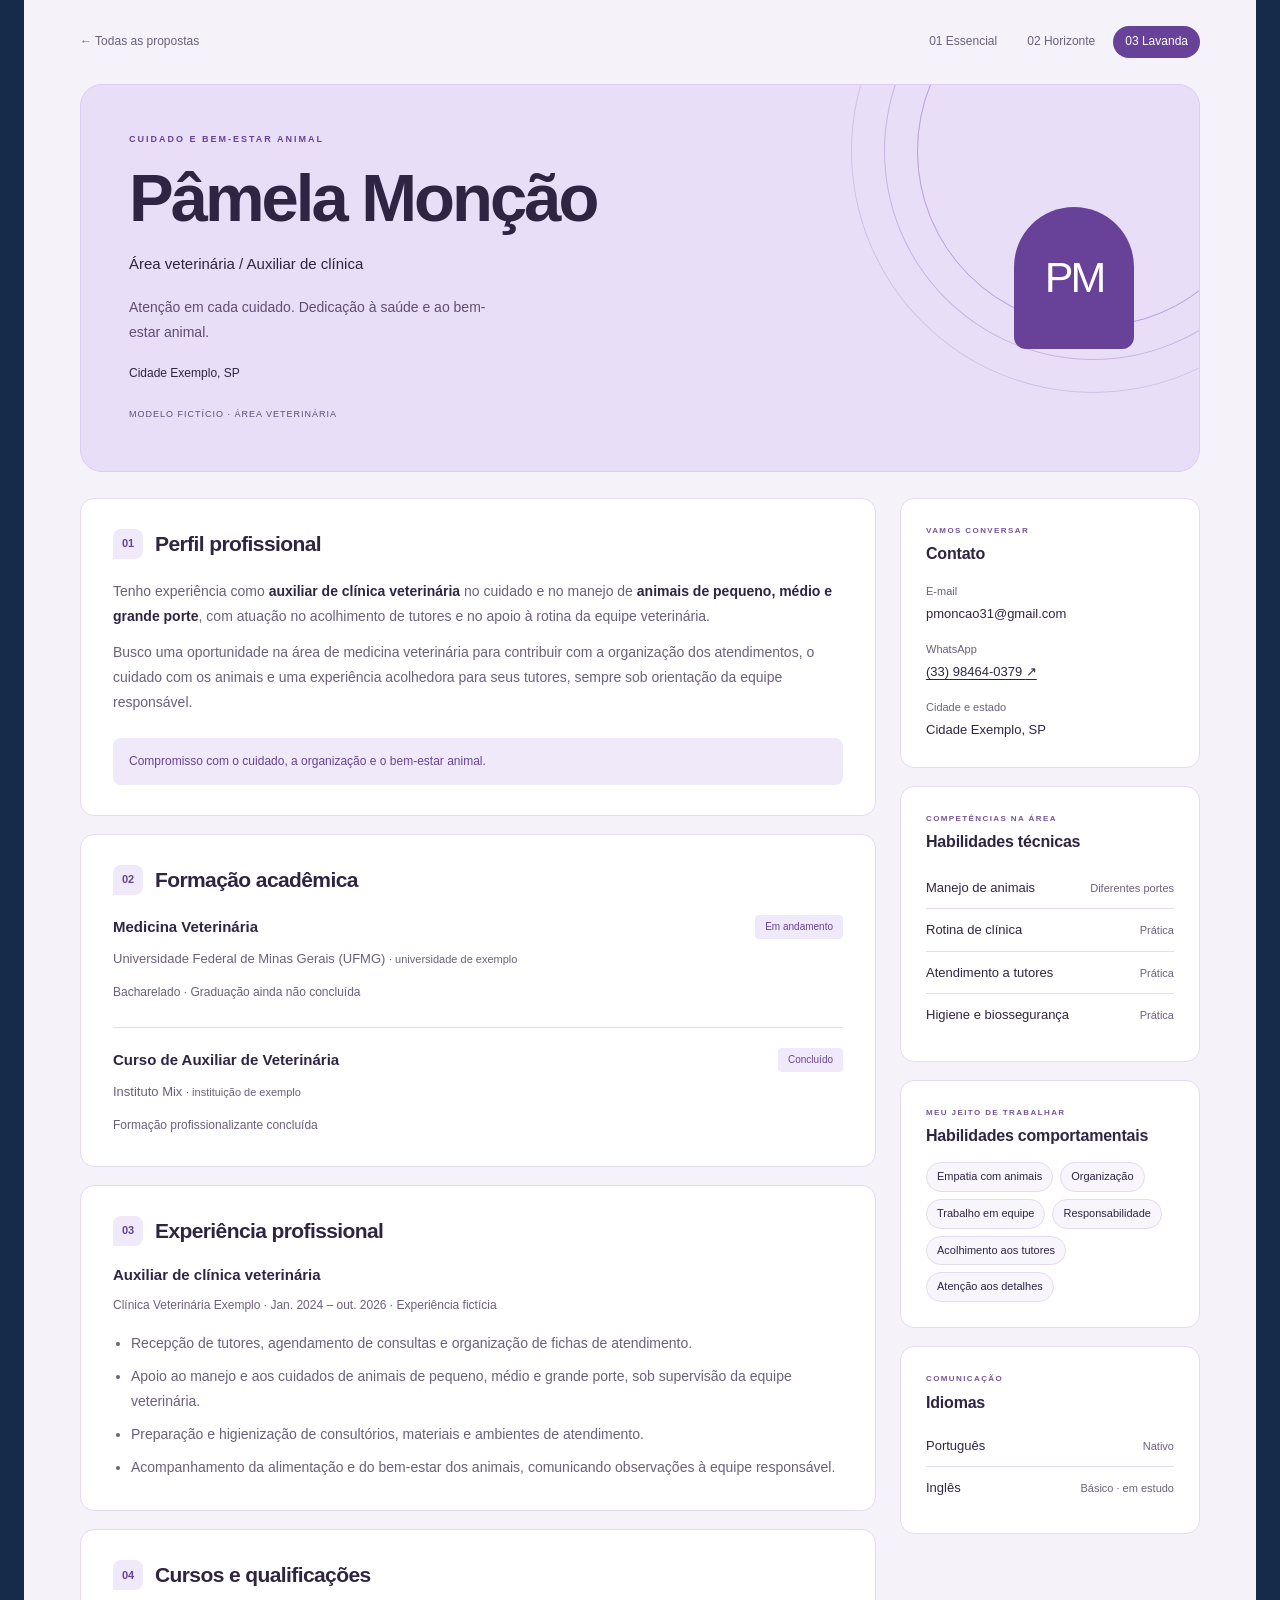
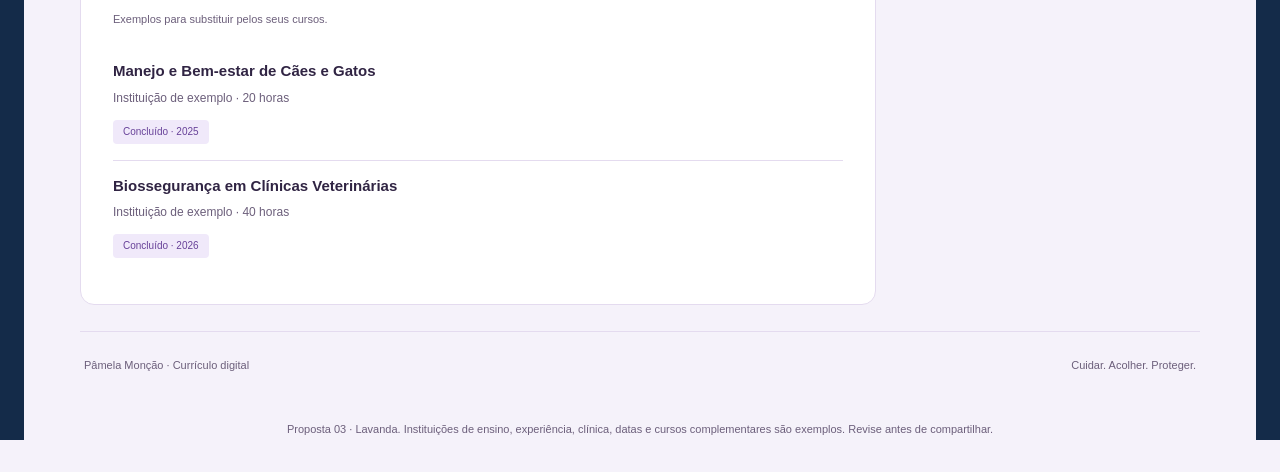
<file: propostas/03-lavanda/index.html>
<!DOCTYPE html>
<html lang="pt-BR">
<head>
  <meta charset="UTF-8">
  <meta name="viewport" content="width=device-width, initial-scale=1.0">
  <!-- PREENCHA: mantenha o título e a descrição atualizados ao editar seu nome. -->
  <title>Pâmela Monção | Lavanda</title>
  <meta name="description" content="Proposta Lavanda de currículo de Pâmela Monção com exemplo fictício de experiência na área veterinária.">
  <link rel="stylesheet" href="style.css">
  <link rel="stylesheet" href="../../assets/css/editor.css">
</head>
<body>
  <a class="skip-link" href="#conteudo">Pular para o conteúdo</a>

  <section class="resume-editor" data-editor-ui hidden aria-label="Ferramentas da sua cópia local">
    <div class="resume-editor-copy">
      <strong>Seu currículo, do seu jeito</strong>
      <p data-editor-help>As alterações ficam neste navegador. Baixe uma cópia sem o editor para compartilhar.</p>
      <p class="resume-editor-status" role="status" aria-live="polite"></p>
    </div>
    <div class="resume-editor-actions">
      <button type="button" class="resume-editor-primary" data-action="edit">Editar currículo</button>
      <button type="button" class="resume-editor-primary" data-action="save" hidden>Salvar alterações</button>
      <button type="button" data-action="cancel" hidden>Cancelar</button>
      <button type="button" data-action="pdf" title="Abrir a prévia do navegador e salvar como PDF">Visualizar em PDF</button>
      <button type="button" data-action="download">Baixar cópia para compartilhar</button>
    </div>
  </section>

  <!-- Navegação local: compare as propostas sem modificar o currículo original. -->
  <div class="proposal-bar">
    <a href="../index.html">← Todas as propostas</a>
    <nav class="proposal-links" aria-label="Escolher proposta"><a href="../01-essencial/index.html">01 Essencial</a>
<a href="../02-horizonte/index.html">02 Horizonte</a>
<a href="../03-lavanda/index.html" aria-current="page">03 Lavanda</a></nav>
  </div>
  <div class="resume">
    <!-- IDENTIFICAÇÃO. PREENCHA: nome, iniciais, apresentação e cidade/estado.
         O preenchimento do currículo original foi preservado nesta cópia.
         Revise os campos de exemplo antes de compartilhar. -->
    <header class="identity" id="inicio">
      <div class="monogram" aria-hidden="true">PM</div>
      <p class="eyebrow">Cuidado e bem-estar animal</p>
      <h1>Pâmela Monção</h1>
      <p class="role">Área veterinária <span aria-hidden="true">/</span> Auxiliar de clínica</p>
      <p class="intro">Atenção em cada cuidado. Dedicação à saúde e ao bem-estar animal.</p>
      <p class="location">Cidade Exemplo, SP</p>
      <span class="draft">MODELO FICTÍCIO · ÁREA VETERINÁRIA</span>
    </header>
    <aside class="sidebar" aria-label="Contato e competências">
      <!-- CONTATO. PREENCHA: mantenha apenas contatos com autorização para
           divulgação. O WhatsApp abre uma conversa, sem enviar mensagens automaticamente.
           Nunca inclua CPF, endereço completo, senhas ou credenciais. -->
      <section id="contato" aria-labelledby="titulo-contato">
        <p class="kicker">Vamos conversar</p>
        <h2 id="titulo-contato">Contato</h2>
        <ul class="contacts">
            <li><div><span class="label">E-mail</span><span class="value">pmoncao31@gmail.com</span></div></li>
            <li><div><span class="label">WhatsApp</span><a class="value whatsapp-link" href="https://wa.me/5533984640379" target="_blank" rel="noopener noreferrer" aria-label="Conversar com Pâmela Monção pelo WhatsApp (abre em nova aba)">(33) 98464-0379 <span aria-hidden="true">↗</span></a></div></li>
            <li><div><span class="label">Cidade e estado</span><span class="value">Cidade Exemplo, SP</span></div></li>
          </ul>
      </section>
      <!-- PREENCHA: informe apenas conhecimentos e níveis que você possui. -->
      <section id="habilidades" aria-labelledby="titulo-tecnicas">
        <p class="kicker">Competências na área</p>
        <h2 id="titulo-tecnicas">Habilidades técnicas</h2>
        <ul class="skills">
            <li><span>Manejo de animais</span><span class="level">Diferentes portes</span></li>
            <li><span>Rotina de clínica</span><span class="level">Prática</span></li>
            <li><span>Atendimento a tutores</span><span class="level">Prática</span></li>
            <li><span>Higiene e biossegurança</span><span class="level">Prática</span></li>
          </ul>
      </section>
      <!-- PREENCHA: personalize as habilidades comportamentais nesta lista. -->
      <section aria-labelledby="titulo-pessoais">
        <p class="kicker">Meu jeito de trabalhar</p>
        <h2 id="titulo-pessoais">Habilidades comportamentais</h2>
        <ul class="tags">
            <li>Empatia com animais</li><li>Organização</li><li>Trabalho em equipe</li><li>Responsabilidade</li><li>Acolhimento aos tutores</li><li>Atenção aos detalhes</li>
          </ul>
      </section>
      <!-- PREENCHA: atualize os idiomas e seus níveis reais. -->
      <section aria-labelledby="titulo-idiomas">
        <p class="kicker">Comunicação</p>
        <h2 id="titulo-idiomas">Idiomas</h2>
        <ul class="languages">
            <li><span>Português</span><span class="level">Nativo</span></li>
            <li><span>Inglês</span><span class="level">Básico · em estudo</span></li>
          </ul>
      </section>
    </aside>
    <main class="trajectory" id="conteudo">
      <!-- OBJETIVO. PREENCHA: descreva a oportunidade que procura. -->
      <section id="sobre" aria-labelledby="titulo-objetivo">
        <div class="heading"><span class="number" aria-hidden="true">01</span><h2 id="titulo-objetivo">Perfil profissional</h2></div>
        <p>Tenho experiência como <strong>auxiliar de clínica veterinária</strong> no cuidado e no manejo de <strong>animais de pequeno, médio e grande porte</strong>, com atuação no acolhimento de tutores e no apoio à rotina da equipe veterinária.</p>
<p>Busco uma oportunidade na área de medicina veterinária para contribuir com a organização dos atendimentos, o cuidado com os animais e uma experiência acolhedora para seus tutores, sempre sob orientação da equipe responsável.</p>
        <div class="statement">Compromisso com o cuidado, a organização e o bem-estar animal.</div>
      </section>
      <!-- FORMAÇÃO. PREENCHA: a UFMG é uma universidade de exemplo.
           Substitua as instituições de exemplo pela sua universidade e pela escola do curso de auxiliar. -->
      <section id="formacao" aria-labelledby="titulo-formacao">
        <div class="heading"><span class="number" aria-hidden="true">02</span><h2 id="titulo-formacao">Formação acadêmica</h2></div>
        <article class="education">
            <div class="entry-title"><h3>Medicina Veterinária</h3><span class="badge">Em andamento</span></div>
            <p class="institution">Universidade Federal de Minas Gerais (UFMG) <span class="example-inline">· universidade de exemplo</span></p>
            <p class="details">Bacharelado <span aria-hidden="true">·</span> Graduação ainda não concluída</p>
          </article>
          <article class="education">
            <div class="entry-title"><h3>Curso de Auxiliar de Veterinária</h3><span class="badge">Concluído</span></div>
            <p class="institution">Instituto Mix <span class="example-inline">· instituição de exemplo</span></p>
            <p class="details">Formação profissionalizante concluída</p>
          </article>
      </section>
      <!-- EXPERIÊNCIA. PREENCHA: cargo, clínica, datas e atividades são
           exemplos fictícios. Substitua pelas experiências que realmente teve. -->
      <section aria-labelledby="titulo-experiencia">
        <div class="heading"><span class="number" aria-hidden="true">03</span><h2 id="titulo-experiencia">Experiência profissional</h2></div>
        <article class="experience">
            
            <div>
              <h3>Auxiliar de clínica veterinária</h3>
              <p class="experience-meta">Clínica Veterinária Exemplo <span aria-hidden="true">·</span> Jan. 2024 – out. 2026 <span aria-hidden="true">·</span> Experiência fictícia</p>
              <ul class="experience-tasks">
                <li>Recepção de tutores, agendamento de consultas e organização de fichas de atendimento.</li>
                <li>Apoio ao manejo e aos cuidados de animais de pequeno, médio e grande porte, sob supervisão da equipe veterinária.</li>
                <li>Preparação e higienização de consultórios, materiais e ambientes de atendimento.</li>
                <li>Acompanhamento da alimentação e do bem-estar dos animais, comunicando observações à equipe responsável.</li>
              </ul>
            </div>
          </article>
      </section>
      <!-- CURSOS. PREENCHA: os cursos herdados do modelo são exemplos.
           Substitua-os por cursos reais, com instituição, carga horária e situação. -->
      <section aria-labelledby="titulo-cursos">
        <div class="heading"><span class="number" aria-hidden="true">04</span><h2 id="titulo-cursos">Cursos e qualificações</h2></div>
        <p class="example-note">Exemplos para substituir pelos seus cursos.</p>
        <article class="course">
            
            <div class="course-info"><h3>Manejo e Bem-estar de Cães e Gatos</h3><p>Instituição de exemplo <span aria-hidden="true">·</span> 20 horas</p><span class="badge">Concluído · 2025</span></div>
          </article>
<article class="course">
            
            <div class="course-info"><h3>Biossegurança em Clínicas Veterinárias</h3><p>Instituição de exemplo <span aria-hidden="true">·</span> 40 horas</p><span class="badge">Concluído · 2026</span></div>
          </article>
      </section>
    </main>
    <!-- PREENCHA: atualize o nome no rodapé se alterar o cabeçalho. -->
    <footer class="resume-footer"><span>Pâmela Monção · Currículo digital</span><span>Cuidar. Acolher. Proteger.</span></footer>
  </div>
  <p class="review-note">Proposta 03 · Lavanda. Instituições de ensino, experiência, clínica, datas e cursos complementares são exemplos. Revise antes de compartilhar.</p>
  <script src="../../assets/js/estilos-exportacao.js" defer></script>
  <script src="../../assets/js/editor.js" data-resume-editor data-variant="lavanda" defer></script>
</body>
</html>
</file>
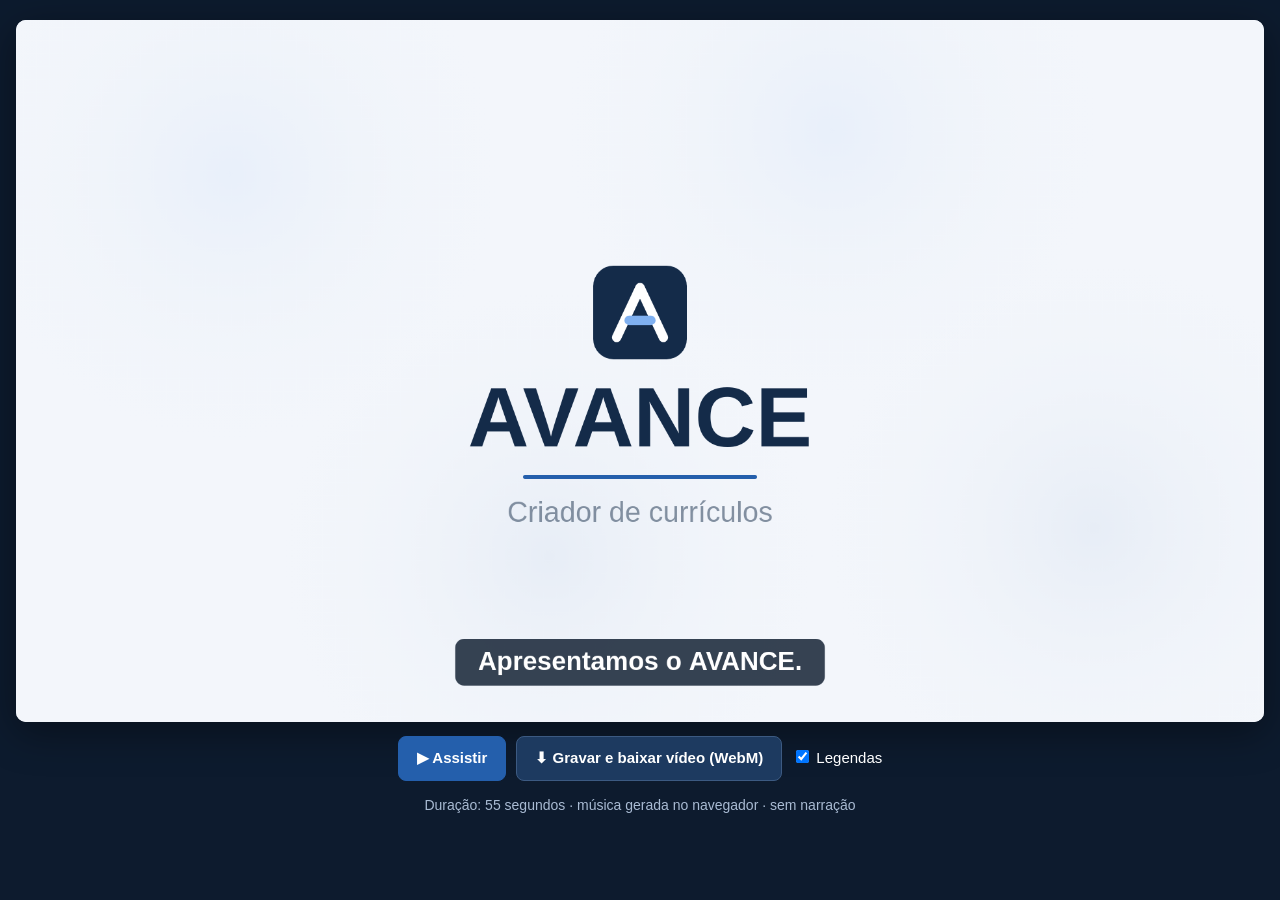
<file: video/avance-intro.html>
<!doctype html>
<html lang="pt-BR">
<head>
<meta charset="utf-8">
<meta name="viewport" content="width=device-width, initial-scale=1">
<title>AVANCE · Vídeo de introdução</title>
<style>
  :root { --navy:#142b49; --blue:#245fac; --muted:#65758a; --canvas:#f3f6fb; }
  body { margin:0; background:#0d1b2e; color:#fff; font:15px/1.5 Arial, Helvetica, sans-serif; display:flex; flex-direction:column; align-items:center; gap:14px; padding:20px 16px; min-height:100vh; box-sizing:border-box; }
  canvas { width:min(100%, 1280px); aspect-ratio:16/9; border-radius:10px; box-shadow:0 10px 40px rgb(0 0 0 / 40%); background:#f3f6fb; }
  .bar { display:flex; flex-wrap:wrap; gap:10px; align-items:center; justify-content:center; }
  button { font:inherit; font-weight:700; padding:10px 18px; border-radius:8px; border:1px solid #3c5a82; background:#1d3a60; color:#fff; cursor:pointer; }
  button.primary { background:#245fac; border-color:#245fac; }
  button:disabled { opacity:.5; cursor:wait; }
  #status { color:#a9bbd3; font-size:14px; min-height:22px; text-align:center; }
</style>
</head>
<body>
<canvas id="c" width="1920" height="1080"></canvas>
<div class="bar">
  <button id="play" class="primary">▶ Assistir</button>
  <button id="rec">⬇ Gravar e baixar vídeo (WebM)</button>
  <label><input type="checkbox" id="subs" checked> Legendas</label>
</div>
<div id="status">Duração: 55 segundos · música gerada no navegador · sem narração</div>

<script>
const W = 1920, H = 1080, DUR = 55;
const cv = document.getElementById('c'), ctx = cv.getContext('2d');
const C = { navy:'#142b49', ink:'#20324a', blue:'#245fac', muted:'#65758a', line:'#dee5ef', canvas:'#f3f6fb', light:'#e6eef9' };
const SWATCH = ['#142b49','#245fac','#2f7d6d','#8a4fb0','#b4572e','#a02e35'];

// ---------- helpers ----------
const clamp = (v,a=0,b=1)=>Math.max(a,Math.min(b,v));
const ease = t => { t = clamp(t); return t<.5 ? 4*t*t*t : 1-Math.pow(-2*t+2,3)/2; };
const easeOut = t => 1-Math.pow(1-clamp(t),3);
const prog = (t,a,b)=>clamp((t-a)/(b-a));
// opacity for a scene: fade in over 0.8s, fade out over 0.8s
const sceneAlpha = (t,a,b,f=.8)=>Math.min(easeOut((t-a)/f), easeOut((b-t)/f));
function rr(x,y,w,h,r){ ctx.beginPath(); ctx.roundRect(x,y,w,h,r); }
function text(s,x,y,{size=48,weight=700,color=C.navy,align='center',font='Arial, Helvetica, sans-serif',alpha=1}={}){
  ctx.save(); ctx.globalAlpha*=alpha; ctx.font=`${weight} ${size}px ${font}`; ctx.fillStyle=color; ctx.textAlign=align; ctx.textBaseline='middle'; ctx.fillText(s,x,y); ctx.restore();
}
function card(x,y,w,h,r=24,fill='#fff'){ ctx.save(); ctx.shadowColor='rgba(20,43,73,.12)'; ctx.shadowBlur=40; ctx.shadowOffsetY=12; rr(x,y,w,h,r); ctx.fillStyle=fill; ctx.fill(); ctx.restore(); }
function logo(cx,cy,s,a=1){
  ctx.save(); ctx.globalAlpha*=a; ctx.translate(cx,cy); ctx.scale(s,s);
  rr(-60,-60,120,120,26); ctx.fillStyle=C.navy; ctx.fill();
  ctx.strokeStyle='#fff'; ctx.lineWidth=12; ctx.lineCap='round'; ctx.lineJoin='round';
  ctx.beginPath(); ctx.moveTo(-30,32); ctx.lineTo(0,-32); ctx.lineTo(30,32); ctx.stroke();
  ctx.strokeStyle='#7fb0f0'; ctx.beginPath(); ctx.moveTo(-14,10); ctx.lineTo(14,10); ctx.stroke();
  ctx.restore();
}
function bg(t){
  ctx.fillStyle=C.canvas; ctx.fillRect(0,0,W,H);
  // soft drifting shapes
  ctx.save(); ctx.globalAlpha=.55;
  for(let i=0;i<4;i++){ const x=300+i*460+Math.sin(t*.15+i)*60, y=200+((i%2)*620)+Math.cos(t*.12+i)*40;
    const g=ctx.createRadialGradient(x,y,0,x,y,420); g.addColorStop(0, i%2?'rgba(36,95,172,.10)':'rgba(127,176,240,.16)'); g.addColorStop(1,'rgba(243,246,251,0)');
    ctx.fillStyle=g; ctx.fillRect(x-420,y-420,840,840); }
  ctx.restore();
}
function lines(x,y,w,n,gap,color=C.line,p=1,hgt=14){
  for(let i=0;i<n;i++){ const ww=(i%3==2?w*.6:w)*clamp(p*n-i); if(ww<=0) continue; rr(x,y+i*gap,ww,hgt,7); ctx.fillStyle=color; ctx.fill(); }
}
// mini résumé thumbnail in 4 styles
function resume(x,y,w,h,style,color,a=1){
  ctx.save(); ctx.globalAlpha*=a; card(x,y,w,h,10);
  ctx.save(); rr(x,y,w,h,10); ctx.clip();
  const p=w/300;
  if(style===0){ // Clássico: lateral colorida
    ctx.fillStyle=color; ctx.fillRect(x,y,w*.34,h);
    ctx.fillStyle='rgba(255,255,255,.9)'; ctx.beginPath(); ctx.arc(x+w*.17,y+60*p,30*p,0,7); ctx.fill();
    lines(x+14*p,y+110*p,w*.34-28*p,6,22*p,'rgba(255,255,255,.5)',1,8*p);
    rr(x+w*.4,y+30*p,w*.5,20*p,6); ctx.fillStyle=C.navy; ctx.fill();
    lines(x+w*.4,y+70*p,w*.52,9,24*p,C.line,1,9*p);
  } else if(style===1){ // Essencial
    rr(x+w*.2,y+30*p,w*.6,22*p,6); ctx.fillStyle=C.navy; ctx.fill();
    ctx.fillStyle=color; ctx.fillRect(x+30*p,y+72*p,w-60*p,3*p);
    lines(x+30*p,y+92*p,w-60*p,4,22*p,C.line,1,9*p);
    ctx.fillStyle=color; ctx.fillRect(x+30*p,y+190*p,w-60*p,3*p);
    lines(x+30*p,y+210*p,w-60*p,5,22*p,C.line,1,9*p);
  } else if(style===2){ // Horizonte
    ctx.fillStyle=color; ctx.fillRect(x,y,w,70*p);
    rr(x+24*p,y+24*p,w*.5,22*p,6); ctx.fillStyle='#fff'; ctx.fill();
    ctx.fillStyle=C.light; ctx.fillRect(x+w*.66,y+70*p,w*.34,h);
    lines(x+24*p,y+96*p,w*.56,10,24*p,C.line,1,9*p);
    lines(x+w*.7,y+96*p,w*.24,7,24*p,'#c9d7ea',1,9*p);
  } else { // Contemporâneo
    ctx.fillStyle=color+'22'; ctx.beginPath(); ctx.arc(x+w,y,140*p,0,7); ctx.fill();
    rr(x+24*p,y+30*p,w*.55,22*p,6); ctx.fillStyle=C.navy; ctx.fill();
    for(let i=0;i<3;i++){ rr(x+24*p,y+(80+i*82)*p,w-48*p,68*p,12*p); ctx.fillStyle=i==0?color+'26':'#f3f6fb'; ctx.fill(); lines(x+38*p,y+(96+i*82)*p,w-90*p,2,20*p,C.line,1,9*p); }
  }
  ctx.restore(); ctx.restore();
}

// ---------- scenes ----------
const SCENES = [
  { a:0,  b:7,  draw:sIntro },
  { a:7,  b:14, draw:sProblem },
  { a:14, b:23, draw:sFill },
  { a:23, b:32, draw:sModels },
  { a:32, b:41, draw:sExport },
  { a:41, b:48, draw:sBenefits },
  { a:48, b:55, draw:sOutro },
];
const SUBS = [
  [0.8, 6.4,  'Apresentamos o AVANCE.'],
  [7.4, 13.4, 'Criar um currículo bem apresentado não precisa ser complicado.'],
  [14.4,22.4, 'Passo 1 — Preencha experiências, formações, cursos e idiomas.'],
  [23.4,31.4, 'Passo 2 — Escolha entre quatro modelos e a cor que combina com você.'],
  [32.4,40.4, 'Passo 3 — Visualize, baixe o arquivo ou exporte em PDF, em uma folha A4.'],
  [41.4,47.4, 'Direto no navegador: sem instalar nada, sem criar conta e com salvamento automático.'],
  [48.4,54.4, 'AVANCE. Seu currículo pronto para o próximo passo.'],
];

function sIntro(t,a){
  const p=easeOut(prog(t,.3,1.8));
  logo(W/2, H/2-90, .6+.6*p, a*p);
  text('AVANCE', W/2, H/2+80, {size:130, weight:800, alpha:a*easeOut(prog(t,1.4,2.6)), color:C.navy});
  ctx.save(); ctx.globalAlpha=a; const lw=360*ease(prog(t,2.2,3.4)); ctx.fillStyle=C.blue; rr(W/2-lw/2,H/2+160,lw,6,3); ctx.fill(); ctx.restore();
  text('Criador de currículos', W/2, H/2+220, {size:44, weight:400, color:C.muted, alpha:a*easeOut(prog(t,3,4.2))});
}
function sProblem(t,a){
  const l=t-7;
  text('Seu currículo é a primeira impressão.', W/2, 330, {size:72, alpha:a*easeOut(prog(l,.2,1.4))});
  text('Ele deve ser simples de montar —', W/2, 450, {size:52, weight:400, color:C.muted, alpha:a*easeOut(prog(l,1.4,2.6))});
  text('e bonito de entregar.', W/2, 520, {size:52, weight:700, color:C.blue, alpha:a*easeOut(prog(l,2.4,3.6))});
  // three blank pages turning into one tidy page
  const q=ease(prog(l,3.2,5));
  for(let i=0;i<3;i++){ const off=(i-1)*220*(1-q); ctx.save(); ctx.translate(W/2+off, 790); ctx.rotate((i-1)*.12*(1-q));
    ctx.globalAlpha=a*easeOut(prog(l,2.8,3.6)); card(-110,-140,220,280,12); lines(-80,-100,160,7,34,C.line,i==1?q:0.3); ctx.restore(); }
}
function stepBadge(n,label,a){
  ctx.save(); ctx.globalAlpha=a; rr(140,110,90,90,22); ctx.fillStyle=C.navy; ctx.fill(); ctx.restore();
  text(String(n),185,157,{size:52,color:'#fff',alpha:a});
  text('PASSO '+n,260,135,{size:24,align:'left',color:C.blue,alpha:a});
  text(label,260,178,{size:52,align:'left',alpha:a});
}
function sFill(t,a){
  const l=t-14; stepBadge(1,'Preencha seus dados',a*easeOut(prog(l,.1,1)));
  const fa=a*easeOut(prog(l,.6,1.6));
  ctx.save(); ctx.globalAlpha=fa; const y0=260+30*(1-easeOut(prog(l,.6,1.6)));
  card(140,y0,820,660,22);
  const tabs=['Dados','Experiência','Formação','Cursos','Habilidades','Idiomas'];
  const active=Math.min(5,Math.floor(clamp((l-1.5)/1.1,0,5.99)));
  let tx=170; ctx.font='700 24px Arial';
  tabs.forEach((s,i)=>{ const w=ctx.measureText(s).width+32; if(i===active){ rr(tx,y0+28,w,48,10); ctx.fillStyle=C.light; ctx.fill(); }
    text(s,tx+w/2,y0+53,{size:24,color:i===active?C.blue:C.muted}); tx+=w+6; });
  ctx.fillStyle=C.line; ctx.fillRect(140,y0+100,820,2);
  const fields=['Nome completo','Cargo ou área','E-mail','Cidade','Resumo profissional'];
  fields.forEach((f,i)=>{ const fy=y0+140+i*100; text(f,180,fy,{size:22,align:'left',color:C.muted});
    rr(180,fy+20,740,i==4?70:52,10); ctx.strokeStyle=C.line; ctx.lineWidth=2; ctx.stroke();
    const fp=ease(prog(l,1.4+i*.9,2.3+i*.9)); rr(200,fy+40,(i==4?660:[420,300,380,240][i])*fp,14,7); ctx.fillStyle='#b7c8de'; ctx.fill(); });
  ctx.restore();
  // live preview
  const pa=a*easeOut(prog(l,1.2,2.2)); text('Prévia ao vivo',1390,290,{size:26,color:C.blue,alpha:pa});
  resume(1180,330,420,580,0,C.navy,pa);
  ctx.save(); ctx.globalAlpha=pa*.9; ctx.strokeStyle=C.blue; ctx.setLineDash([10,10]); ctx.lineWidth=3; ctx.beginPath(); ctx.moveTo(980,600); ctx.lineTo(1160,600); ctx.stroke(); ctx.restore();
}
function sModels(t,a){
  const l=t-23; stepBadge(2,'Escolha o modelo e a cor',a*easeOut(prog(l,.1,1)));
  const names=['Clássico','Essencial','Horizonte','Contemporâneo'];
  const ci=Math.floor(clamp((l-4.2)/.7,0,5.99)); const color=l<4.2?SWATCH[0]:SWATCH[ci];
  const sel=Math.min(3,Math.floor(clamp((l-1.6)/.7,0,3.99)));
  names.forEach((n,i)=>{ const p=easeOut(prog(l,.6+i*.25,1.6+i*.25)); const x=180+i*400, y=250+40*(1-p);
    resume(x,y,320,400,i,i===sel?color:'#9db1cc',a*p);
    if(i===sel){ ctx.save(); ctx.globalAlpha=a*p; rr(x-10,y-10,340,420,16); ctx.strokeStyle=C.blue; ctx.lineWidth=5; ctx.stroke(); ctx.restore(); }
    text(n,x+160,y+450,{size:30,color:i===sel?C.blue:C.ink,alpha:a*p}); });
  const sa=a*easeOut(prog(l,3.6,4.4));
  text('6 cores sugeridas + cor personalizada',W/2,780,{size:28,weight:400,color:C.muted,alpha:sa});
  SWATCH.forEach((c,i)=>{ ctx.save(); ctx.globalAlpha=sa; ctx.beginPath(); ctx.arc(W/2-200+i*80,850,24,0,7); ctx.fillStyle=c; ctx.fill();
    if(l>=4.2&&i===ci){ ctx.lineWidth=5; ctx.strokeStyle='#fff'; ctx.stroke(); ctx.beginPath(); ctx.arc(W/2-200+i*80,850,32,0,7); ctx.strokeStyle=c; ctx.lineWidth=3; ctx.stroke(); } ctx.restore(); });
}
function sExport(t,a){
  const l=t-32; stepBadge(3,'Visualize, baixe ou exporte',a*easeOut(prog(l,.1,1)));
  const p=easeOut(prog(l,.6,1.8)); resume(300,270+40*(1-p),460,640,2,C.blue,a*p);
  
  const btns=[['Visualizar','Prévia ampliada em tamanho real'],['Baixar currículo','Arquivo HTML que funciona sozinho'],['Exportar PDF','Tudo ajustado em uma única página']];
  btns.forEach(([b,d],i)=>{ const bp=easeOut(prog(l,1.6+i*1.4,2.4+i*1.4)); const x=900+60*(1-bp), y=330+i*200;
    ctx.save(); ctx.globalAlpha=a*bp; card(x,y,780,150,18);
    const hot=l>2.4+i*1.4&&l<3.6+i*1.4; rr(x+30,y+35,80,80,16); ctx.fillStyle=hot?C.blue:C.navy; ctx.fill();
    ctx.strokeStyle='#fff'; ctx.lineWidth=6; ctx.lineCap='round'; ctx.beginPath();
    if(i==0){ ctx.arc(x+70,y+75,16,0,7); ctx.moveTo(x+82,y+87); ctx.lineTo(x+94,y+99);} else { ctx.moveTo(x+70,y+55); ctx.lineTo(x+70,y+90); ctx.moveTo(x+56,y+78); ctx.lineTo(x+70,y+92); ctx.lineTo(x+84,y+78); ctx.moveTo(x+52,y+100); ctx.lineTo(x+88,y+100);} ctx.stroke(); ctx.restore();
    text(b,x+140,y+58,{size:36,align:'left',alpha:a*bp}); text(d,x+140,y+102,{size:26,weight:400,align:'left',color:C.muted,alpha:a*bp}); });
}
function sBenefits(t,a){
  const l=t-41; text('Feito para ser fácil',W/2,200,{size:64,alpha:a*easeOut(prog(l,.1,1))});
  const items=[['Sem instalar','Abre direto no navegador'],['Sem criar conta','Nada de cadastro ou senha'],['Salva sozinho','Continue de onde parou'],['Vários currículos','Um para cada colaborador']];
  items.forEach(([h,d],i)=>{ const p=easeOut(prog(l,.8+i*.6,1.8+i*.6)); const x=150+i*415, y=340+40*(1-p);
    ctx.save(); ctx.globalAlpha=a*p; card(x,y,375,420,22);
    ctx.beginPath(); ctx.arc(x+187,y+120,56,0,7); ctx.fillStyle=C.light; ctx.fill();
    ctx.strokeStyle=C.blue; ctx.lineWidth=9; ctx.lineCap='round'; ctx.lineJoin='round'; const k=ease(prog(l,1.4+i*.6,2.2+i*.6));
    ctx.beginPath(); ctx.moveTo(x+160,y+122); ctx.lineTo(x+160+16*Math.min(1,k*2),y+122+16*Math.min(1,k*2)); if(k>.5) ctx.lineTo(x+176+34*(k-.5)*2,y+138-38*(k-.5)*2); ctx.stroke(); ctx.restore();
    text(h,x+187,y+250,{size:36,alpha:a*p}); text(d,x+187,y+310,{size:25,weight:400,color:C.muted,alpha:a*p}); });
}
function sOutro(t,a){
  const l=t-48; const p=easeOut(prog(l,.2,1.6));
  logo(W/2,H/2-150,1.1*p+.2,a*p);
  text('AVANCE',W/2,H/2+20,{size:120,weight:800,alpha:a*easeOut(prog(l,.9,2))});
  text('Seu currículo pronto para o próximo passo.',W/2,H/2+130,{size:44,weight:400,color:C.muted,alpha:a*easeOut(prog(l,1.8,3))});
  // forward chevrons
  for(let i=0;i<3;i++){ const ca=a*easeOut(prog(l,2.8+i*.3,3.4+i*.3)); ctx.save(); ctx.globalAlpha=ca*(.4+.3*i); ctx.strokeStyle=C.blue; ctx.lineWidth=10; ctx.lineCap='round'; ctx.lineJoin='round';
    const x=W/2-60+i*50; ctx.beginPath(); ctx.moveTo(x,H/2+215); ctx.lineTo(x+24,H/2+240); ctx.lineTo(x,H/2+265); ctx.stroke(); ctx.restore(); }
}

function drawSubs(t){
  if(!document.getElementById('subs').checked) return;
  const s=SUBS.find(([a,b])=>t>=a&&t<=b); if(!s) return;
  const al=Math.min(easeOut((t-s[0])/.4),easeOut((s[1]-t)/.4));
  ctx.save(); ctx.globalAlpha=al; ctx.font='600 40px Arial, Helvetica, sans-serif';
  const w=Math.min(ctx.measureText(s[2]).width+70,W-120); rr(W/2-w/2,H-128,w,72,14); ctx.fillStyle='rgba(13,27,46,.82)'; ctx.fill();
  ctx.fillStyle='#fff'; ctx.textAlign='center'; ctx.textBaseline='middle'; ctx.fillText(s[2],W/2,H-91,W-160); ctx.restore();
}
function render(t){
  bg(t);
  for(const s of SCENES){ if(t>=s.a-.01&&t<=s.b+.01){ ctx.save(); s.draw(t,sceneAlpha(t,s.a,s.b)); ctx.restore(); } }
  drawSubs(t);
  // fade from/to dark
  const f=Math.max(1-t/0.8, (t-(DUR-1.2))/1.2); if(f>0){ ctx.fillStyle=`rgba(13,27,46,${clamp(f)})`; ctx.fillRect(0,0,W,H); }
}

// ---------- music (calm, ~76 BPM, synthesized) ----------
function buildMusic(ac, out){
  const master=ac.createGain(); master.gain.value=0; master.connect(out);
  const t0=ac.currentTime+.05;
  master.gain.setValueAtTime(0,t0); master.gain.linearRampToValueAtTime(.55,t0+3);
  master.gain.setValueAtTime(.55,t0+DUR-4); master.gain.linearRampToValueAtTime(0,t0+DUR);
  // simple reverb via feedback delay
  const delay=ac.createDelay(); delay.delayTime.value=.39; const fb=ac.createGain(); fb.gain.value=.32; const wet=ac.createGain(); wet.gain.value=.35;
  delay.connect(fb); fb.connect(delay); delay.connect(wet); wet.connect(master);
  const lp=ac.createBiquadFilter(); lp.type='lowpass'; lp.frequency.value=2400; lp.connect(master); lp.connect(delay);
  const mtof=m=>440*Math.pow(2,(m-69)/12);
  // C – Am – F – G (I vi IV V), warm and positive
  const chords=[[48,55,60,64,67],[45,52,57,60,64],[41,48,57,60,65],[43,50,55,59,62]];
  const beat=60/76, bar=beat*4;
  function note(m,start,len,type,vol,attack=.6){
    const o=ac.createOscillator(), g=ac.createGain(); o.type=type; o.frequency.value=mtof(m);
    g.gain.setValueAtTime(0,start); g.gain.linearRampToValueAtTime(vol,start+attack); g.gain.setTargetAtTime(0,start+len-attack*.5,attack*.6);
    o.connect(g); g.connect(lp); o.start(start); o.stop(start+len+2);
  }
  const bars=Math.ceil(DUR/bar);
  for(let b=0;b<bars;b++){
    const ch=chords[b%4], s=t0+b*bar;
    ch.forEach((m,i)=>{ note(m,s,bar+.3,'triangle',i==0?.05:.025,1.2); note(m+12,s,bar+.3,'sine',.012,1.5); });
    note(ch[0]-12,s,bar,'sine',.09,.3); // bass
    if(b>=2 && b<bars-1){ // gentle arpeggio after intro
      const arp=[ch[2],ch[3],ch[4],ch[3]+12, ch[4],ch[3],ch[2]+12,ch[3]];
      arp.forEach((m,i)=>note(m+12,s+i*beat/2,beat*.9,'sine',.035,.02));
    }
  }
  // final soft chord
  [60,64,67,72].forEach(m=>note(m,t0+DUR-5,5,'triangle',.03,1));
  return t0;
}

// ---------- playback / recording ----------
let raf=null, running=false;
function play(record){
  if(running) return; running=true;
  const btnP=document.getElementById('play'), btnR=document.getElementById('rec'), st=document.getElementById('status');
  btnP.disabled=btnR.disabled=true;
  const ac=new (window.AudioContext||window.webkitAudioContext)();
  const dest=ac.createMediaStreamDestination(); const speakers=ac.createGain(); speakers.connect(ac.destination);
  const bus=ac.createGain(); bus.connect(speakers); bus.connect(dest);
  const t0=buildMusic(ac,bus);
  let rec=null, chunks=[];
  if(record){
    const stream=new MediaStream([...cv.captureStream(30).getVideoTracks(), ...dest.stream.getAudioTracks()]);
    const types=['video/webm;codecs=vp9,opus','video/webm;codecs=vp8,opus','video/webm'];
    rec=new MediaRecorder(stream,{mimeType:types.find(m=>MediaRecorder.isTypeSupported(m)), videoBitsPerSecond:8e6});
    rec.ondataavailable=e=>e.data.size&&chunks.push(e.data);
    rec.onstop=()=>{ const url=URL.createObjectURL(new Blob(chunks,{type:'video/webm'})); const a=document.createElement('a'); a.href=url; a.download='avance-introducao.webm'; a.click(); st.textContent='Vídeo salvo como avance-introducao.webm'; };
    rec.start(250); st.textContent='Gravando… mantenha esta aba aberta e visível até o fim (55 s).';
  } else st.textContent='Reproduzindo…';
  const tick=()=>{ const t=ac.currentTime-t0; render(clamp(t,0,DUR));
    if(t<DUR+.3) raf=requestAnimationFrame(tick);
    else { running=false; btnP.disabled=btnR.disabled=false; if(rec) rec.stop(); else st.textContent='Fim. Clique em Assistir para rever.'; setTimeout(()=>ac.close(),500); } };
  tick();
}
document.getElementById('play').onclick=()=>play(false);
document.getElementById('rec').onclick=()=>play(true);
render(3.5);
</script>
</body>
</html>
</file>
<file: assets/css/criador.css>
:root { color-scheme: light; --navy: #142b49; --ink: #20324a; --muted: #65758a; --line: #dee5ef; --blue: #245fac; --canvas: #f3f6fb; }
* { box-sizing: border-box; }
html { scroll-behavior: auto; }
body { margin: 0; background: var(--canvas); color: var(--ink); font: 16px/1.6 Arial, Helvetica, sans-serif; }
h1,h2,h3,p { margin: 0; }
button,input,textarea,select { font: inherit; }
button { cursor: pointer; }
button:disabled { opacity: .55; cursor: wait; }
button:focus-visible,a:focus-visible,input:focus-visible,textarea:focus-visible,select:focus-visible { outline: 3px solid #94b7e5; outline-offset: 3px; }
[hidden] { display: none !important; }
.sr-only { position: absolute; width: 1px; height: 1px; padding: 0; margin: -1px; overflow: hidden; clip: rect(0,0,0,0); white-space: nowrap; border: 0; }
.skip-link { position: absolute; top: -100px; left: 20px; z-index: 100; padding: 10px 20px; background: white; color: var(--navy); }
.skip-link:focus { top: 10px; }
.app-header { display: flex; align-items: center; justify-content: space-between; gap: 24px; padding: 20px max(28px, calc((100% - 1440px)/2)); background: white; border-bottom: 1px solid var(--line); }
.app-brand { display: inline-flex; align-items: center; gap: 10px; color: var(--navy); text-decoration: none; font-size: 20px; letter-spacing: -.6px; font-weight: 700; }
.brand-mark { width: 36px; height: 38px; display: grid; place-items: center; background: var(--navy); color: white; border-radius: 9px; font-size: 29px; line-height: 1; padding-bottom: 4px; }
.brand-light { font-weight: 400; color: var(--muted); }
.document-picker { display: flex; align-items: center; gap: 12px; min-width: 0; }
select { appearance: none; padding-right: 34px !important; background: #fff url("data:image/svg+xml,%3Csvg xmlns='http://www.w3.org/2000/svg' width='16' height='16' viewBox='0 0 16 16'%3E%3Cpath d='m4 6 4 4 4-4' fill='none' stroke='%2365758a' stroke-width='1.6' stroke-linecap='round'/%3E%3C/svg%3E") no-repeat right 12px center; }
.document-picker select { max-width: 250px; padding: 9px 12px; border: 1px solid var(--line); border-radius: 8px; color: var(--ink); font-size: 14px; }
.app-main { max-width: 1496px; padding: 36px 28px 60px; margin: 0 auto; }
.workspace-heading { display: flex; align-items: center; justify-content: space-between; gap: 30px; }
.eyebrow { font-size: 12px; font-weight: 700; letter-spacing: 1.3px; color: var(--blue); }
h1 { margin-top: 6px; font-size: clamp(28px,3vw,38px); line-height: 1.2; letter-spacing: -1.4px; color: var(--navy); }
.intro { margin-top: 10px; color: var(--muted); }
.main-actions { display: flex; flex-wrap: wrap; gap: 8px; justify-content: flex-end; }
.button { display: inline-flex; align-items: center; justify-content: center; min-height: 43px; padding: 9px 15px; border: 1px solid #cdd8e7; border-radius: 8px; background: white; color: var(--navy); font-size: 14px; font-weight: 600; line-height: 1.5; text-decoration: none; }
.button:hover { background: #edf3fb; }
.button-primary { background: var(--navy); border-color: var(--navy); color: white; }
.button-primary:hover { background: #25496f; }
.button-quiet { background: transparent; border-color: transparent; }
.app-status { margin: 20px 0 16px; min-height: 24px; color: var(--muted); font-size: 14px; }
.app-status.is-error { color: #a02e35; }
.workspace { display: grid; grid-template-columns: minmax(390px, 450px) minmax(0,1fr); gap: 24px; align-items: start; }
.editor-panel { background: white; border: 1px solid var(--line); border-radius: 15px; box-shadow: 0 3px 15px rgb(20 43 73 / 3%); overflow: hidden; scroll-margin-top: 16px; }
.editor-tabs { display: flex; flex-wrap: wrap; gap: 5px; padding: 13px; border-bottom: 1px solid var(--line); background: #fafcff; }
.editor-tabs button { padding: 8px 11px; border: 0; border-radius: 6px; background: transparent; color: var(--muted); font-size: 14px; font-weight: 600; }
.editor-tabs button[aria-selected="true"] { background: #e6eef9; color: var(--blue); }
.editor-tabs button:hover { background: #edf3fb; }
.form-panel { padding: 26px; }
.panel-heading { margin-bottom: 24px; }
.panel-heading h2 { font-size: 21px; line-height: 1.35; letter-spacing: -.5px; color: var(--navy); }
.panel-heading p { margin-top: 6px; color: var(--muted); font-size: 14px; line-height: 1.65; }
.field { display: block; margin-top: 17px; color: var(--ink); font-size: 14px; font-weight: 600; }
.field input,.field textarea,.field select { display: block; width: 100%; margin-top: 6px; padding: 10px 12px; border: 1px solid #d1dbe8; border-radius: 7px; color: var(--ink); background-color: white; font-size: 16px; line-height: 1.5; font-weight: 400; }
.field input::placeholder,.field textarea::placeholder { color: #8995a5; }
.field input[readonly] { background-color: #f4f7fb; color: #52667f; }
.field textarea { resize: vertical; min-height: 90px; }
.field-row { display: grid; grid-template-columns: 1fr 1fr; gap: 12px; }
.required { color: var(--blue); }
.field-hint { margin-top: 10px; color: var(--muted); font-size: 12px; font-weight: 400; line-height: 1.6; }
.personal-photo { display: flex; align-items: center; gap: 20px; margin-bottom: 25px; }
.personal-photo strong { font-size: 14px; }
.photo-manager { display: flex; flex-direction: column; align-items: center; gap: 12px; width: 180px; flex-shrink: 0; }
.photo-slot { width: 82px; height: 82px; flex-shrink: 0; position: relative; border: 1px solid #d2dfef; border-radius: 50%; background: #edf3fa; display: grid; place-items: center; }
.photo-slot img { position: absolute; inset: 0; display: block; width: 100%; height: 100%; min-width: 0; min-height: 0; border-radius: inherit; object-fit: cover; object-position: center; }
.photo-slot > span { font-size: 26px; letter-spacing: -1px; color: var(--navy); }
.photo-upload { position: absolute; right: -3px; bottom: -2px; width: 33px; height: 33px; padding: 6px; display: grid; place-items: center; border: 2px solid white; border-radius: 50%; background: var(--blue); color: white; }
.photo-upload svg { width: 18px; height: 18px; }
.photo-actions { display: flex; align-items: center; justify-content: center; gap: 12px; flex-wrap: wrap; margin-top: 0; }
.photo-actions button { white-space: nowrap; }
.text-button { padding: 0; border: 0; background: transparent; color: var(--blue); font-size: 14px; font-weight: 600; text-decoration: underline; text-underline-offset: 3px; }
.text-button-danger { color: #a13c4c; }
.button-next { width: 100%; margin-top: 26px; }
.button-add { width: 100%; margin-top: 12px; border-style: dashed; color: var(--blue); }
.editor-footer { padding: 15px 22px; border-top: 1px solid var(--line); color: var(--muted); text-align: center; font-size: 12px; background: #fafcff; }
.form-subtitle { font-size: 16px; color: var(--navy); }
.separated { margin-top: 30px; }
.entry-list { display: grid; gap: 16px; }
.entry-card { margin-top: 14px; padding: 17px; border: 1px solid var(--line); border-radius: 9px; background: #fcfdff; }
.entry-card .field:first-of-type { margin-top: 10px; }
.entry-head { display: flex; align-items: center; justify-content: space-between; gap: 10px; }
.entry-head strong { font-size: 14px; }
.remove-entry { border: 0; padding: 3px 0; background: transparent; font-size: 14px; color: #9b3f49; text-decoration: underline; }
.empty-form { padding: 20px 15px; margin-top: 14px; border: 1px dashed var(--line); border-radius: 8px; color: var(--muted); font-size: 14px; text-align: center; }
.preview-panel { min-width: 0; }
.preview-heading { display: flex; align-items: center; justify-content: space-between; gap: 16px; padding: 7px 3px 18px; }
.preview-heading h2 { font-size: 17px; letter-spacing: -.3px; }
.preview-heading p { margin-top: 3px; color: var(--muted); font-size: 12px; }
.preview-badge { padding: 4px 8px; border: 1px solid #cbd8e9; border-radius: 5px; color: #63778f; font-size: 10px; font-weight: 700; letter-spacing: .7px; }
.preview-stage { overflow: hidden; padding: 18px; background: #e3e9f1; border: 1px solid #d6e0ec; border-radius: 12px; }
.preview-canvas { width: 100%; height: 900px; position: relative; }
.preview-canvas iframe { position: absolute; left: 0; top: 0; width: 210mm; height: 296.8mm; border: 0; transform-origin: top left; background: white; }
.preview-note { margin-top: 12px; color: var(--muted); font-size: 12px; text-align: center; }
.template-options { display: grid; grid-template-columns: 1fr 1fr; gap: 12px; }
.template-card { min-width: 0; padding: 10px; border: 2px solid #e1e6ee; border-radius: 9px; background: white; color: var(--ink); text-align: left; }
.template-card[aria-pressed="true"] { border-color: var(--blue); background: #f5f8fd; }
.template-card strong { display: block; margin-top: 9px; font-size: 14px; }
.template-card > span:last-child { display: block; color: var(--muted); margin-top: 2px; font-size: 12px; }
.mini-resume { display: grid; grid-template-columns: 32% 1fr; min-height: 110px; background: white; border: 1px solid #e1e5eb; overflow: hidden; }
.mini-side { background: var(--mini-color,#142b49); position: relative; }
.mini-side::before { content: ""; position: absolute; width: 22px; height: 22px; border-radius: 50%; background: #dbe5f1; top: 13px; left: calc(50% - 11px); }
.mini-main { padding: 17px 11px; }
.mini-main i { display: block; height: 3px; margin-bottom: 7px; background: #d3dce7; }
.mini-main i:first-child { height: 7px; width: 80%; margin-bottom: 15px; background: var(--mini-color,#142b49); }
.mini-main i:nth-child(3) { width: 65%; }
.mini-essencial { grid-template-columns: 27% 1fr; }
.mini-essencial .mini-side { background: #f3f6f6; border-right: 1px solid #dbe4e6; }
.mini-essencial .mini-side::before { width: 14px; height: 14px; background: var(--mini-color); left: calc(50% - 7px); }
.mini-horizonte { grid-template-columns: 38% 1fr; }
.mini-lavanda .mini-side { order: 2; background: #f0edf8; }
.mini-lavanda .mini-main { background: #faf9fc; }
.color-options { display: flex; flex-wrap: wrap; gap: 11px; margin-top: 17px; }
.color-swatch { width: 38px; height: 38px; border: 3px solid white; border-radius: 50%; box-shadow: 0 0 0 1px #d6dfea; background: var(--swatch); }
.color-swatch[aria-pressed="true"] { box-shadow: 0 0 0 2px var(--blue); }
.custom-color { display: flex; justify-content: space-between; align-items: center; margin-top: 22px; font-size: 14px; }
.custom-color input { width: 46px; height: 34px; padding: 2px; border: 1px solid var(--line); border-radius: 6px; background: white; cursor: pointer; }
dialog { width: min(1100px, calc(100% - 32px)); max-height: 92vh; border: 1px solid var(--line); border-radius: 13px; padding: 0; color: var(--ink); background: #f4f7fb; }
dialog::backdrop { background: rgb(14 29 48 / 55%); }
.dialog-header { position: sticky; top: 0; z-index: 2; display: flex; align-items: center; justify-content: space-between; gap: 18px; padding: 16px 20px; background: white; border-bottom: 1px solid var(--line); }
.dialog-header h2 { font-size: 18px; }
.dialog-header > div { display: flex; flex-wrap: wrap; gap: 8px; }
.modal-stage { border: 0; border-radius: 0; }
.noscript { padding: 24px; background: white; text-align: center; }
@media (max-width: 1100px) { .workspace { grid-template-columns: minmax(360px,420px) minmax(0,1fr); gap: 18px; } .workspace-heading { align-items: start; } .main-actions { max-width: 340px; } }
@media (max-width: 900px) { .workspace { grid-template-columns: minmax(0,1fr); } .preview-panel { margin-top: 12px; } .app-main { max-width: 760px; } .workspace-heading { display: block; } .main-actions { margin-top: 20px; max-width: none; justify-content: flex-start; } .preview-canvas { height: 1000px; } }
@media (max-width: 560px) { .app-header { padding: 16px; flex-wrap: wrap; gap: 15px; } .document-picker { width: 100%; justify-content: space-between; } .document-picker select { min-width: 0; flex: 1; max-width: none; } .app-main { padding: 25px 14px 36px; } .main-actions { gap: 7px; } .main-actions .button { padding-inline: 11px; } .form-panel { padding: 23px 20px; } .field-row { grid-template-columns: 1fr; gap: 0; } .dialog-header { flex-wrap: wrap; padding: 13px; } .dialog-header h2 { font-size: 16px; } .dialog-header .button { font-size: 12px; min-height: 38px; } .preview-stage { padding: 10px; } }
@media print { body > * { display: none !important; } }
@media (max-width: 560px) { .personal-photo { flex-wrap: wrap; justify-content: center; gap: 12px; } .personal-photo > div:last-of-type { text-align: center; } }
</file>
<file: DPvet/css/style.css>
:root {
    --primary: #176b5b;
    --primary-dark: #0e4d42;
    --primary-light: #e8f5f1;

    --text: #17211f;
    --text-light: #66736f;

    --background: #ffffff;
    --background-soft: #f6f9f8;

    --border: #e4ebe8;

    --radius: 18px;
    --shadow: 0 15px 40px rgba(20, 50, 43, 0.08);
}


* {
    margin: 0;
    padding: 0;
    box-sizing: border-box;
}


html {
    scroll-behavior: smooth;
}


body {
    font-family: "Inter", sans-serif;
    color: var(--text);
    background: var(--background);
    line-height: 1.6;
}


img {
    max-width: 100%;
    display: block;
}


a {
    color: inherit;
    text-decoration: none;
}


.container {
    width: min(1180px, calc(100% - 40px));
    margin: 0 auto;
}


/* =========================
   HEADER
========================= */

.header {
    position: sticky;
    top: 0;
    z-index: 100;

    background: rgba(255, 255, 255, 0.92);
    backdrop-filter: blur(12px);

    border-bottom: 1px solid var(--border);
}


.header-content {
    min-height: 76px;

    display: flex;
    align-items: center;
    justify-content: space-between;
    gap: 30px;
}


.logo {
    display: flex;
    align-items: center;
    gap: 9px;

    font-size: 24px;
    font-weight: 800;
    letter-spacing: -1px;
}


.logo > span:last-child > span {
    color: var(--primary);
}


.logo-icon {
    width: 38px;
    height: 38px;

    display: grid;
    place-items: center;

    background: var(--primary-light);
    border-radius: 11px;

    font-size: 19px;
}


.navigation {
    display: flex;
    gap: 32px;
}


.navigation a {
    color: #53605d;
    font-size: 14px;
    font-weight: 500;

    transition: 0.2s;
}


.navigation a:hover {
    color: var(--primary);
}


.header-button {
    padding: 11px 18px;

    color: white;
    background: var(--primary);

    border-radius: 9px;

    font-size: 13px;
    font-weight: 600;

    transition: 0.2s;
}


.header-button:hover {
    background: var(--primary-dark);
    transform: translateY(-1px);
}


/* =========================
   HERO
========================= */

.hero {
    padding: 90px 0 100px;
    background:
        radial-gradient(
            circle at 85% 20%,
            #eaf7f3 0,
            transparent 35%
        ),
        #ffffff;
}


.hero-content {
    display: grid;
    grid-template-columns: 0.9fr 1.1fr;
    align-items: center;
    gap: 70px;
}


.eyebrow,
.section-label {
    display: inline-block;

    color: var(--primary);

    font-size: 12px;
    font-weight: 700;

    letter-spacing: 1.5px;
}


.eyebrow {
    margin-bottom: 20px;
}


.hero h1 {
    max-width: 600px;

    font-size: clamp(42px, 5vw, 68px);
    line-height: 1.05;

    letter-spacing: -3px;
}


.hero h1 strong {
    display: block;
    color: var(--primary);
}


.hero-text > p {
    max-width: 520px;

    margin-top: 24px;

    color: var(--text-light);

    font-size: 17px;
}


.hero-actions {
    display: flex;
    align-items: center;
    gap: 12px;

    margin-top: 34px;
}


.button {
    display: inline-flex;
    align-items: center;
    justify-content: center;

    min-height: 48px;
    padding: 0 22px;

    border-radius: 10px;

    font-size: 14px;
    font-weight: 600;

    transition: 0.2s;
}


.button-primary {
    color: white;
    background: var(--primary);
}


.button-primary:hover {
    background: var(--primary-dark);
    transform: translateY(-2px);
}


.button-secondary {
    color: var(--primary);
    border: 1px solid var(--border);
}


.button-secondary:hover {
    background: var(--primary-light);
}


/* HERO IMAGE */

.hero-image {
    position: relative;
}


.hero-image img {
    width: 100%;
    height: 560px;

    object-fit: cover;

    border-radius: 28px;

    box-shadow: var(--shadow);
}


.image-card {
    position: absolute;

    left: -30px;
    bottom: 30px;

    display: flex;
    align-items: center;
    gap: 12px;

    padding: 16px 20px;

    background: white;

    border-radius: 14px;

    box-shadow: 0 15px 40px rgba(0, 0, 0, 0.12);
}


.image-card-icon {
    width: 34px;
    height: 34px;

    display: grid;
    place-items: center;

    color: white;
    background: var(--primary);

    border-radius: 50%;
}


.image-card strong {
    display: block;

    font-size: 13px;
}


.image-card small {
    color: var(--text-light);

    font-size: 11px;
}


/* =========================
   ABOUT
========================= */

.about {
    padding: 110px 0;

    background: var(--background-soft);
}


.about-content {
    max-width: 760px;

    text-align: center;
}


.about h2 {
    margin-top: 14px;

    font-size: 42px;
    line-height: 1.15;
    letter-spacing: -1.5px;
}


.about h2 span {
    color: var(--primary);
}


.about p {
    margin-top: 20px;

    color: var(--text-light);

    font-size: 16px;
}


/* =========================
   SERVICES
========================= */

.services {
    padding: 110px 0;
}


.section-heading {
    text-align: center;
    margin-bottom: 50px;
}


.section-heading h2 {
    margin-top: 10px;

    font-size: 40px;
    letter-spacing: -1.5px;
}


.section-heading p {
    margin-top: 10px;

    color: var(--text-light);
}


.services-grid {
    display: grid;
    grid-template-columns: repeat(3, 1fr);
    gap: 22px;
}


.service-card {
    padding: 32px;

    border: 1px solid var(--border);
    border-radius: var(--radius);

    transition: 0.25s;
}


.service-card:hover {
    transform: translateY(-5px);
    box-shadow: var(--shadow);
}


.service-icon {
    width: 50px;
    height: 50px;

    display: grid;
    place-items: center;

    margin-bottom: 22px;

    background: var(--primary-light);

    border-radius: 13px;

    font-size: 23px;
}


.service-card h3 {
    font-size: 18px;
}


.service-card p {
    margin-top: 10px;

    color: var(--text-light);

    font-size: 14px;
}


/* =========================
   CTA
========================= */

.cta {
    padding: 70px 0;

    background: var(--primary);
}


.cta-content {
    display: flex;
    align-items: center;
    justify-content: space-between;
    gap: 40px;
}


.cta h2 {
    max-width: 600px;

    margin-top: 10px;

    color: white;

    font-size: 38px;
    line-height: 1.15;
}


.cta p {
    margin-top: 12px;

    color: rgba(255, 255, 255, 0.75);
}


.cta .section-label {
    color: #b9e4d9;
}


.button-light {
    flex-shrink: 0;

    color: var(--primary);
    background: white;
}


.button-light:hover {
    transform: translateY(-2px);
}


/* =========================
   FOOTER
========================= */

.footer {
    padding: 28px 0;

    background: #0d2924;
}


.footer-content {
    display: flex;
    align-items: center;
    justify-content: space-between;
}


.footer-logo {
    color: white;
}


.footer p {
    color: rgba(255, 255, 255, 0.55);

    font-size: 12px;
}


/* =========================
   RESPONSIVO
========================= */

@media (max-width: 900px) {

    .navigation {
        display: none;
    }

    .hero-content {
        grid-template-columns: 1fr;
    }

    .hero {
        padding: 60px 0 80px;
    }

    .hero-image img {
        height: 450px;
    }

    .services-grid {
        grid-template-columns: 1fr;
    }

    .cta-content {
        flex-direction: column;
        align-items: flex-start;
    }

}


@media (max-width: 600px) {

    .container {
        width: min(100% - 28px, 1180px);
    }

    .header-button {
        display: none;
    }

    .hero h1 {
        font-size: 42px;
        letter-spacing: -2px;
    }

    .hero-actions {
        flex-direction: column;
        align-items: stretch;
    }

    .button {
        width: 100%;
    }

    .hero-image img {
        height: 380px;
        border-radius: 20px;
    }

    .image-card {
        left: 15px;
        bottom: 15px;
        right: 15px;
    }

    .about,
    .services {
        padding: 75px 0;
    }

    .about h2,
    .section-heading h2,
    .cta h2 {
        font-size: 32px;
    }

    .footer-content {
        flex-direction: column;
        gap: 15px;
        text-align: center;
    }

}
</file>
<file: propostas/galeria.css>
/* Galeria local de comparação. Sem imagens, fontes ou scripts externos. */
:root { color-scheme: light; --ink: #253144; --muted: #5e6878; --line: #dedfdc; }
* { box-sizing: border-box; }
body { margin: 0; background: #f6f5f1; color: var(--ink); font: 14px/1.7 Arial, Helvetica, sans-serif; }
a { color: inherit; text-decoration: none; }
a:focus-visible { outline: 3px solid #366db6; outline-offset: 5px; }
h1, h2, p { margin: 0; }
.gallery { max-width: 1200px; padding: 0 36px; margin: auto; }
.gallery-nav { display: flex; justify-content: space-between; align-items: center; gap: 20px; padding-block: 30px; border-bottom: 1px solid var(--line); font-size: 11px; color: var(--muted); }
.gallery-nav > span { font-size: 9px; letter-spacing: 1.4px; }
.gallery-nav > span > span { margin-inline: 12px; }
.gallery-nav a:hover { text-decoration: underline; }
header { padding-block: 52px 42px; }
.eyebrow { font-size: 9px; font-weight: 700; letter-spacing: 2px; color: #5a6d5f; margin-bottom: 18px; }
h1 { font-size: clamp(36px, 4.8vw, 60px); font-weight: 400; line-height: 1.1; letter-spacing: -2px; }
h1 > span { color: #7a967e; }
.lead { color: var(--muted); margin-top: 20px; font-size: 14px; line-height: 1.9; }
.proposals { display: grid; grid-template-columns: repeat(3, minmax(0, 1fr)); gap: 25px; }
.proposal { min-width: 0; }
.preview-link { display: block; border: 1px solid #dcded9; border-radius: 10px; overflow: hidden; }
.preview-link:hover { border-color: #82988a; }
.preview { height: 310px; background: #e8e8e2; padding: 30px 30px 0; overflow: hidden; }
.mini-sheet { background: white; height: 350px; padding: 23px; box-shadow: 0 5px 20px rgb(20 30 45 / 8%); font-size: 6px; }
.mini-header { position: relative; }
.mini-header small, .mini-dark small { font-size: 4px; letter-spacing: .8px; }
.mini-name { font-size: 25px; font-weight: 700; letter-spacing: -1px; line-height: 1.1; margin-top: 9px; }
.serif { font-family: Georgia, 'Times New Roman', serif; font-weight: 400; }
.mini-subtitle { margin-top: 6px; font-size: 5px; color: #65716a; }
.mini-rule { border-bottom: 1px solid #dedfdc; margin-top: 14px; }
.mini-columns { display: grid; grid-template-columns: .75fr 1.5fr; gap: 16px; margin-top: 17px; }
.mini-sheet b { display: block; font-size: 5px; margin-top: 17px; margin-bottom: 7px; }
.mini-sheet b:first-child { margin-top: 0; }
.mini-sheet i { display: block; height: 2px; margin-top: 5px; background: #d7ded9; width: 100%; }
.mini-sheet .short { width: 65%; }
.mini-aside { min-width: 0; }
.preview-caption { display: flex; justify-content: space-between; align-items: center; padding: 14px 18px; background: #eeeee8; font-size: 9px; letter-spacing: 1.4px; }
.preview-caption > span { font-size: 17px; }
.proposal-copy { padding: 23px 3px 0; }
.style-label { font-size: 8px; font-weight: 700; letter-spacing: 1.4px; color: #5a6d5f; }
h2 { font-size: 27px; letter-spacing: -.7px; margin-top: 5px; font-weight: 400; }
.proposal-copy > p { min-height: 76px; color: var(--muted); font-size: 12px; line-height: 1.9; margin-top: 10px; }
.features { display: flex; flex-wrap: wrap; gap: 6px; list-style: none; margin: 16px 0 22px; padding: 0; }
.features li { padding: 3px 9px; background: #e9ece5; border-radius: 4px; font-size: 9px; color: #495e50; }
.open-link { display: flex; align-items: center; justify-content: space-between; padding: 13px 0; border-top: 1px solid var(--line); font-size: 11px; font-weight: 700; }
.open-link:hover { text-decoration: underline; text-underline-offset: 5px; }
.horizon .preview { background: #dfe7f1; }
.horizon-sheet { display: grid; grid-template-columns: .95fr 1.35fr; gap: 0; padding: 0; }
.mini-dark { background: #17314f; color: #e9f1fc; padding: 19px 14px; }
.mini-circle { display: grid; place-items: center; width: 24px; height: 24px; border: 1px solid #8aa1c0; border-radius: 50%; margin-bottom: 15px; font-size: 8px; }
.mini-dark .mini-name { font-size: 24px; }
.mini-dark small { font-size: 3px; }
.mini-dark .mini-subtitle { color: #c0cee2; font-size: 4px; }
.mini-dark .mini-aside { margin-top: 20px; }
.mini-dark i { background: #6b83a2; }
.horizon-sheet > .mini-main { padding: 26px 13px; }
.horizon-sheet > .mini-main i { background: #d8e1ec; }
.horizon .preview-caption { background: #e8edf5; }
.horizon .style-label { color: #42658d; }
.horizon .features li { color: #345a85; background: #e3eaf4; }
.lavender .preview { background: #e8e0f0; }
.lavender-sheet { background: #f8f5fc; padding: 16px; }
.lavender-sheet .mini-header { background: #e6d9f5; border-radius: 5px; padding: 15px 11px; }
.lavender-sheet .mini-header small { font-size: 3px; }
.lavender-sheet .mini-name { font-size: 21px; position: relative; z-index: 1; }
.lavender-sheet .mini-subtitle { font-size: 4px; color: #69517d; }
.mini-arch { position: absolute; right: 12px; top: 13px; display: grid; place-items: center; width: 25px; height: 33px; color: white; background: #684299; border-radius: 15px 15px 3px 3px; transform: rotate(8deg); font-size: 8px; }
.lavender-sheet .mini-columns { grid-template-columns: 1.5fr .8fr; gap: 9px; margin-top: 10px; }
.lavender-sheet .mini-main, .lavender-sheet .mini-aside { background: white; padding: 10px; border-radius: 5px; }
.lavender-sheet i { background: #e0d7eb; }
.lavender .preview-caption { background: #efe8f7; }
.lavender .style-label { color: #785598; }
.lavender .features li { background: #eee5f6; color: #6b4c89; }
footer { border-top: 1px solid var(--line); padding-block: 24px 32px; margin-top: 44px; display: flex; flex-wrap: wrap; justify-content: space-between; gap: 8px 24px; color: var(--muted); font-size: 10px; }
@media (max-width: 1000px) {
  .gallery { padding-inline: 24px; }
  .proposals { gap: 18px; }
  .preview { padding: 24px 16px 0; height: 280px; }
  .mini-sheet { padding: 18px; }
  .horizon-sheet { padding: 0; }
  .lavender-sheet { padding: 12px; }
  .mini-name { font-size: 22px; }
  .proposal-copy > p { min-height: 96px; }
}
@media (max-width: 760px) {
  .gallery { max-width: 540px; padding-inline: 20px; }
  .gallery-nav { flex-wrap: wrap; padding-block: 20px; gap: 12px; }
  header { padding-block: 38px 32px; }
  h1 { font-size: 43px; }
  .proposals { grid-template-columns: minmax(0, 1fr); gap: 35px; }
  .preview { height: 310px; padding: 30px 45px 0; }
  .mini-sheet { padding: 25px; }
  .horizon-sheet { padding: 0; }
  .lavender-sheet { padding: 16px; }
  .proposal-copy > p { min-height: 0; }
  footer { margin-top: 32px; }
}
@media print {
  body { background: white; }
  .gallery-nav, .preview { display: none; }
  header { padding-block: 15px; }
  h1 { font-size: 30px; }
  .proposals { display: block; }
  .proposal { break-inside: avoid; margin-bottom: 20px; }
  .proposal-copy > p { min-height: 0; }
  .features { margin-block: 8px; }
}
</file>
<file: propostas/01-essencial/style.css>
/* PROPOSTA 01 · ESSENCIAL
   Uma composição editorial: branco, linhas discretas e nome em fonte serifada.
   A base local cuida dos textos, dos links e da impressão. */
@import url("../base.css");
:root { --canvas: #f1f0ed; --ink: #26322e; --muted: #5c6761; --accent: #42634f; --soft: #eff3ee; --line: #dce2da; }
.resume { display: grid; grid-template-columns: 290px minmax(0, 1fr); grid-template-areas: "hero hero" "sidebar main" "footer footer"; border: 1px solid #e0e1da; box-shadow: 0 14px 50px rgb(38 50 46 / 5%); }
.identity { grid-area: hero; padding: 54px 52px 42px; border-bottom: 1px solid var(--line); }
.identity h1 { font-family: Georgia, 'Times New Roman', serif; font-weight: 400; font-size: clamp(40px, 5vw, 64px); letter-spacing: -2.5px; margin-top: 16px; max-width: calc(100% - 140px); }
.eyebrow { font-size: 9px; letter-spacing: 2.6px; }
.role { color: var(--muted); font-size: 15px; }
.intro { font-size: 13px; }
.location { color: var(--muted); }
.monogram { position: absolute; top: 60px; right: 52px; width: 92px; height: 92px; border: 1px solid #9fab9f; font-family: Georgia, 'Times New Roman', serif; color: var(--accent); }
.draft { position: absolute; right: 52px; bottom: 40px; color: var(--muted); }
.sidebar { grid-area: sidebar; padding: 36px 30px 40px 42px; background: #f9faf7; border-right: 1px solid var(--line); }
.sidebar .kicker { letter-spacing: 1.3px; color: var(--accent); }
.trajectory { grid-area: main; padding: 38px 48px 40px; }
.trajectory > section + section { padding-top: 28px; border-top: 1px solid var(--line); }
.heading { align-items: baseline; }
.number { font-family: Georgia, 'Times New Roman', serif; font-size: 16px; font-weight: 400; }
.statement { padding-left: 15px; border-left: 2px solid #8fa18e; background: none; font-family: Georgia, 'Times New Roman', serif; font-size: 15px; }
.tags li { border-radius: 0; }
.resume-footer { padding-inline: 42px; }
@media screen and (max-width: 900px) {
  .resume { grid-template-columns: 250px minmax(0, 1fr); }
  .identity { padding-inline: 36px; }
  .sidebar { padding: 30px 24px; }
  .trajectory { padding: 32px 28px; }
  .monogram { right: 36px; }
}
@media screen and (max-width: 700px) {
  .resume { grid-template-columns: minmax(0, 1fr); grid-template-areas: "hero" "main" "sidebar" "footer"; }
  .identity { padding: 32px 24px; }
  .identity h1 { max-width: none; font-size: 42px; letter-spacing: -1.7px; }
  .monogram { display: none; }
  .draft { position: static; margin-top: 24px; }
  .trajectory { padding: 30px 24px; }
  .sidebar { padding: 28px 24px; border-right: 0; border-top: 1px solid var(--line); display: grid; grid-template-columns: 1fr 1fr; gap: 30px; }
  .sidebar section + section { margin-top: 0; }
}
@media screen and (max-width: 480px) {
  .sidebar { grid-template-columns: minmax(0, 1fr); }
  .identity h1 { font-size: 36px; }
}
</file>
<file: assets/css/editor.css>
.resume-editor[hidden], .resume-editor [hidden] { display: none !important; }
.resume-editor { width: min(1120px, calc(100% - 32px)); margin: 18px auto 0; padding: 16px 20px; display: flex; align-items: center; justify-content: space-between; gap: 20px; border: 1px solid #cbd8e8; border-radius: 12px; background: #ffffff; color: #142b49; font: 13px/1.6 Arial, Helvetica, sans-serif; box-shadow: 0 4px 20px rgb(20 43 73 / 8%); z-index: 10; }
.resume-editor.is-editing { position: sticky; top: 8px; }
.resume-editor-copy { max-width: 440px; }
.resume-editor strong { color: #142b49; font-size: 14px; }
.resume-editor p { margin: 3px 0 0; font-size: 12px; color: #526176; }
.resume-editor .resume-editor-status { color: #245fac; }
.resume-editor-actions { display: flex; flex-wrap: wrap; align-items: center; gap: 8px; }
.resume-editor button { padding: 9px 13px; border: 1px solid #cbd8e8; border-radius: 7px; background: #ffffff; color: #142b49; font: 600 12px/1.4 Arial, Helvetica, sans-serif; cursor: pointer; }
.resume-editor button:hover { background: #edf3fa; }
.resume-editor button.resume-editor-primary { border-color: #142b49; background: #142b49; color: #ffffff; }
.resume-editor button.resume-editor-primary:hover { background: #24496f; }
.resume-editor button:focus-visible { outline: 3px solid #367ccf; outline-offset: 3px; }
.resume-editor button:disabled { opacity: .6; cursor: wait; }
[data-photo-controls][hidden], [data-photo-controls] [hidden] { display: none !important; }
.photo-upload { position: absolute; right: 0; bottom: 0; width: 44px; height: 44px; display: grid; place-items: center; padding: 0; border: 3px solid white; border-radius: 50%; background: #245fac; color: white; cursor: pointer; box-shadow: 0 3px 10px rgb(0 0 0 / 20%); }
.photo-upload:hover { background: #3675c5; }
.photo-upload svg { width: 23px; height: 23px; }
.photo-actions { position: absolute; top: calc(100% + 10px); left: 0; right: 0; display: flex; justify-content: center; gap: 6px; }
.photo-actions button { min-width: 0; flex: 1; padding: 7px 5px; border: 1px solid #9db4d1; border-radius: 5px; background: #142b49; color: white; font: 600 11px/1.3 Arial, Helvetica, sans-serif; white-space: nowrap; cursor: pointer; }
.photo-actions button:hover { background: #245fac; }
.photo-upload:focus-visible, .photo-actions button:focus-visible { outline: 3px solid #a8caff; outline-offset: 3px; }
[data-resume-field][contenteditable] { outline: 1px dashed #7099cc; outline-offset: 4px; border-radius: 2px; cursor: text; scroll-margin-top: 180px; }
[data-resume-field][contenteditable]:focus { outline: 2px solid #367ccf; }
@media (max-width: 700px) {
  .resume-editor { padding: 12px 14px; display: block; }
  .resume-editor-copy { max-width: none; }
  .resume-editor-actions { margin-top: 10px; }
  .resume-editor button { padding: 9px 11px; }
  [data-resume-field][contenteditable] { scroll-margin-top: 240px; }
}
@media print {
  [data-editor-ui] { display: none !important; }
  [data-resume-field][contenteditable] { outline: none !important; }
}
@media screen and (max-width: 600px) {
  .hero-identity.has-photo-actions { padding-bottom: 64px; }
  .photo-actions button { font-size: 10px; }
}
</file>
<file: propostas/02-horizonte/style.css>
/* PROPOSTA 02 · HORIZONTE
   Uma coluna azul contínua concentra a identidade e as competências.
   O conteúdo principal usa uma linha do tempo discreta. */
@import url("../base.css");
:root { --canvas: #eef2f7; --ink: #17314f; --muted: #54667c; --accent: #245fa1; --soft: #edf3fc; --line: #dce5ef; }
.resume { display: grid; grid-template-columns: 340px minmax(0, 1fr); grid-template-rows: auto 1fr auto; grid-template-areas: "hero main" "sidebar main" "footer footer"; border-radius: 12px; overflow: hidden; box-shadow: 0 12px 45px rgb(23 49 79 / 8%); }
.identity { grid-area: hero; background: #17314f; color: white; padding: 38px 34px 30px; }
.monogram { width: 62px; height: 62px; font-size: 25px; letter-spacing: -1px; border: 1px solid #6582a4; border-radius: 50%; color: #dceaff; margin-bottom: 28px; }
.eyebrow { color: #abc9ed; font-size: 9px; letter-spacing: 1.6px; }
.identity h1 { font-size: 44px; letter-spacing: -2px; margin-top: 15px; }
.role { font-size: 14px; color: #dce7f5; }
.intro { font-size: 13px; color: #c4d3e7; }
.location { color: #d5e2f2; }
.draft { color: #b6cde8; margin-top: 22px; font-size: 8px; }
.sidebar { grid-area: sidebar; padding: 0 34px 36px; background: #17314f; color: #f3f7ff; --line: #385574; }
.sidebar section:first-child { border-top: 1px solid #385574; padding-top: 26px; }
.sidebar h2 { color: #f3f7ff; font-size: 17px; }
.sidebar .kicker { color: #aec9ec; letter-spacing: 1.2px; }
.sidebar .contacts .label, .sidebar .level { color: #b9cce5; }
.sidebar .tags li { border-color: #45617f; background: #213f60; }
.trajectory { grid-area: main; padding: 48px 42px; }
.trajectory > section + section { margin-top: 38px; }
.heading { padding-bottom: 14px; border-bottom: 1px solid var(--line); }
.number { background: var(--soft); width: 31px; height: 31px; border-radius: 50%; display: grid; place-items: center; }
.education { border-left: 2px solid #aac7e8; padding-left: 18px; }
.statement { border-radius: 6px; }
.experience { background: #f6f8fc; border-radius: 8px; padding: 21px; }
.resume-footer { background: #f8fafd; }
@media screen and (max-width: 1000px) {
  .resume { grid-template-columns: 290px minmax(0, 1fr); }
  .identity { padding: 32px 28px 26px; }
  .identity h1 { font-size: 38px; }
  .sidebar { padding-inline: 28px; }
  .trajectory { padding: 38px 30px; }
}
@media screen and (max-width: 700px) {
  .resume { grid-template-columns: minmax(0, 1fr); grid-template-areas: "hero" "main" "sidebar" "footer"; }
  .identity { padding: 32px 25px; }
  .monogram { margin-bottom: 22px; width: 52px; height: 52px; }
  .identity h1 { font-size: 43px; max-width: 430px; }
  .trajectory { padding: 30px 24px; }
  .sidebar { padding: 28px 24px; display: grid; grid-template-columns: 1fr 1fr; gap: 30px; }
  .sidebar section:first-child { border-top: 0; padding-top: 0; }
  .sidebar section + section { margin-top: 0; }
}
@media screen and (max-width: 480px) {
  .sidebar { grid-template-columns: minmax(0, 1fr); }
  .identity h1 { font-size: 38px; }
}
</file>
<file: propostas/03-lavanda/style.css>
/* PROPOSTA 03 · LAVANDA
   Blocos assimétricos, tipografia forte e detalhes em violeta.
   O padrão geométrico do cabeçalho é desenhado somente com CSS. */
@import url("../base.css");
:root { --canvas: #f5f2fa; --ink: #302443; --muted: #6c5f7b; --accent: #684299; --soft: #f0e9fa; --line: #e4dbef; }
.proposal-links [aria-current="page"] { background: #684299; }
.resume { display: grid; grid-template-columns: minmax(0, 1fr) 300px; gap: 0 24px; grid-template-areas: "hero hero" "main sidebar" "footer footer"; background: transparent; }
.identity { grid-area: hero; background: #e9def8; padding: 46px 48px; border: 1px solid #ddcdef; border-radius: 22px; margin-bottom: 26px; overflow: hidden; }
.identity::after { content: ""; position: absolute; right: -70px; top: -110px; width: 350px; height: 350px; border: 1px solid #bba0da; border-radius: 50%; box-shadow: 0 0 0 32px #e9def8, 0 0 0 33px #c9b2e2, 0 0 0 65px #e9def8, 0 0 0 66px #d3bfe8; }
.identity h1 { max-width: 70%; position: relative; z-index: 1; font-size: clamp(40px, 5.4vw, 67px); letter-spacing: -3px; margin-top: 16px; line-height: 1.05; }
.identity .eyebrow, .identity .role, .identity .intro, .identity .location { position: relative; z-index: 1; }
.eyebrow { color: #684299; font-size: 9px; }
.role { font-size: 15px; }
.intro { max-width: 380px; color: #604d76; font-size: 14px; }
.monogram { position: absolute; right: 65px; top: 50%; width: 120px; height: 142px; background: #684299; color: white; border-radius: 60px 60px 12px 12px; z-index: 1; font-size: 43px; transform: translateY(-50%); }
.draft { position: relative; z-index: 1; margin-top: 22px; color: #604d76; }
.sidebar { grid-area: sidebar; }
.sidebar section { padding: 25px; background: white; border: 1px solid var(--line); border-radius: 14px; }
.sidebar section + section { margin-top: 18px; }
.sidebar .kicker { font-size: 8px; letter-spacing: 1.4px; color: #775599; }
.trajectory { grid-area: main; }
.trajectory > section { padding: 30px 32px; border: 1px solid var(--line); border-radius: 14px; background: white; }
.trajectory > section + section { margin-top: 18px; }
.heading { gap: 12px; }
.number { display: grid; place-items: center; width: 30px; height: 30px; background: var(--soft); border-radius: 8px 8px 8px 0; }
.statement { border-radius: 8px; }
.tags li { background: #f8f5fc; border-radius: 20px; }
.resume-footer { margin-top: 26px; padding-inline: 4px; }
@media screen and (max-width: 1000px) {
  .resume { grid-template-columns: minmax(0, 1fr) 270px; gap: 0 18px; }
  .identity { padding-inline: 34px; }
  .identity h1 { max-width: 68%; }
  .monogram { right: 42px; width: 100px; height: 123px; }
  .trajectory > section { padding: 26px; }
  .sidebar section { padding: 23px; }
}
@media screen and (max-width: 700px) {
  .resume { grid-template-columns: minmax(0, 1fr); grid-template-areas: "hero" "main" "sidebar" "footer"; }
  .identity { padding: 34px 26px; border-radius: 14px; margin-bottom: 18px; }
  .identity h1 { max-width: none; font-size: 46px; letter-spacing: -2px; }
  .identity::after { opacity: .35; right: -230px; }
  .monogram { display: none; }
  .trajectory > section { padding: 25px; }
  .sidebar { margin-top: 18px; display: grid; grid-template-columns: 1fr 1fr; gap: 18px; align-items: start; }
  .sidebar section + section { margin-top: 0; }
}
@media screen and (max-width: 480px) {
  .sidebar { grid-template-columns: minmax(0, 1fr); }
  .identity h1 { font-size: 40px; }
}
</file>
